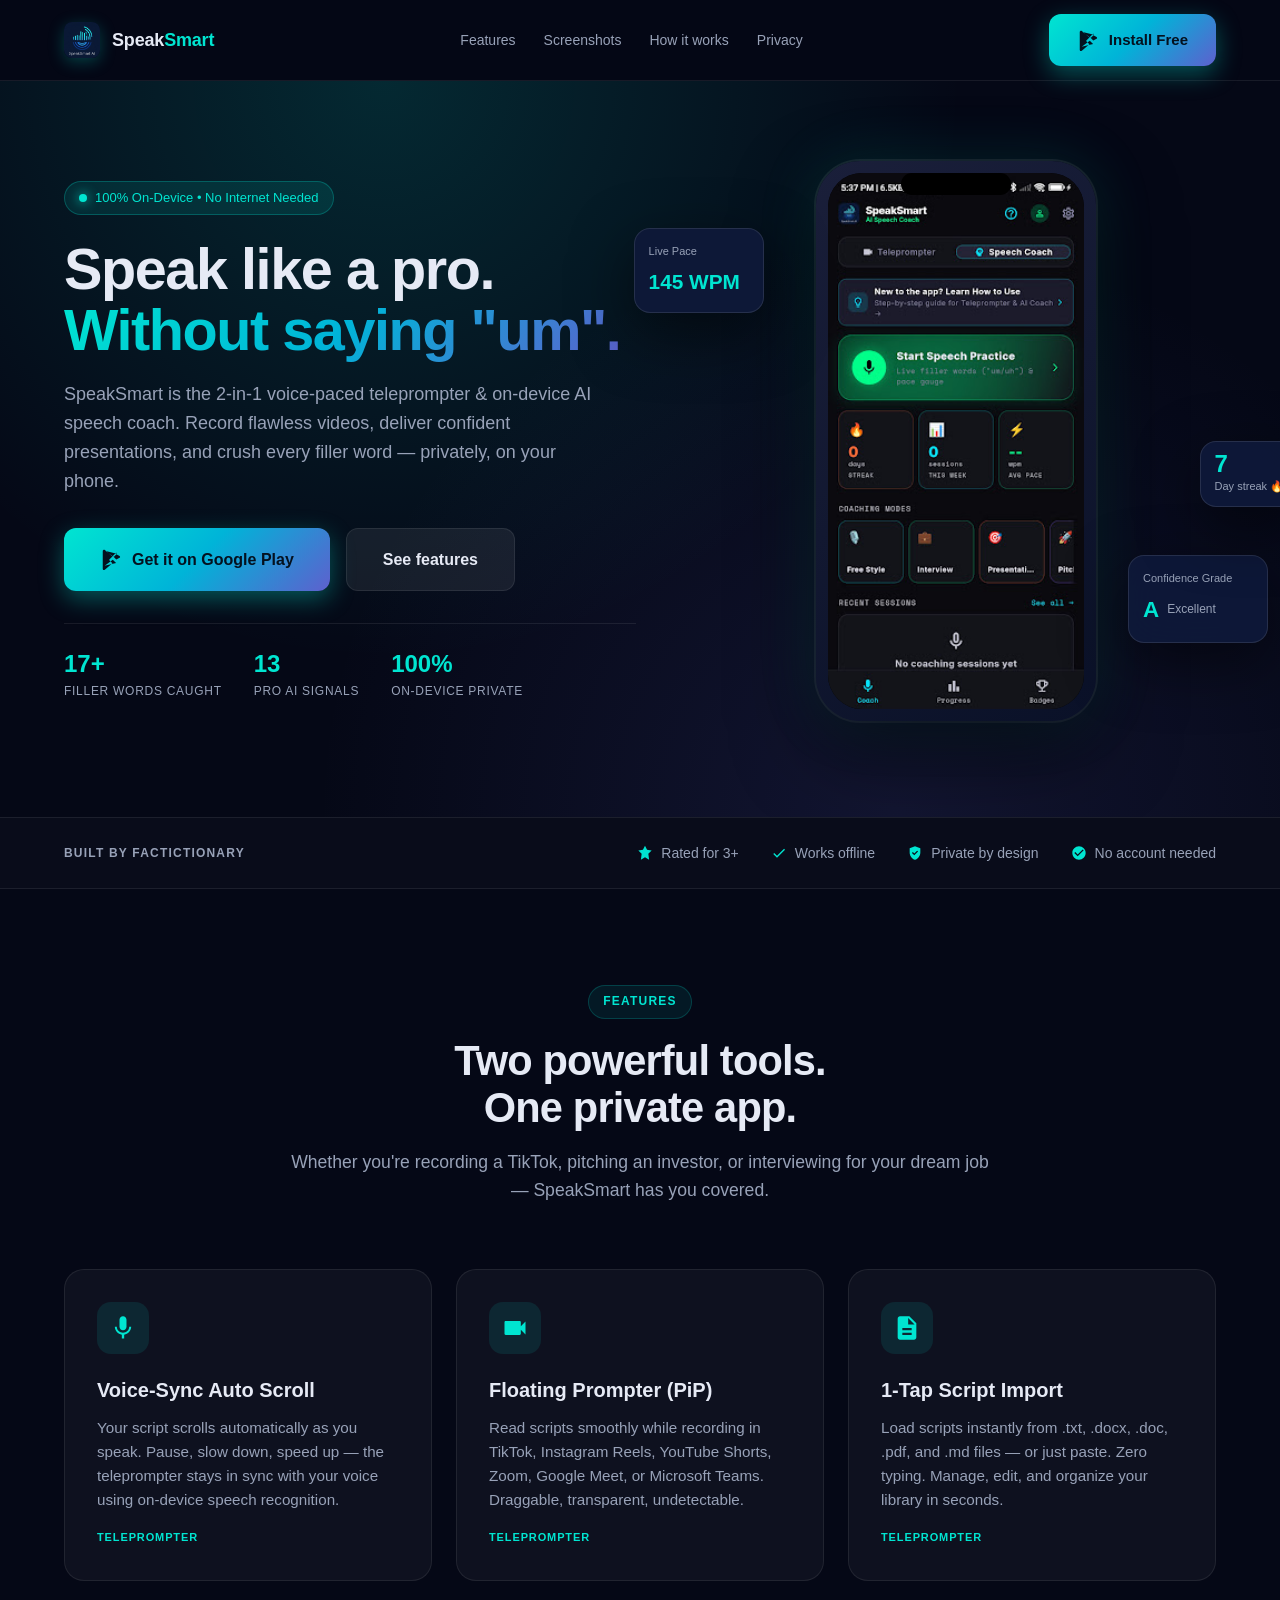
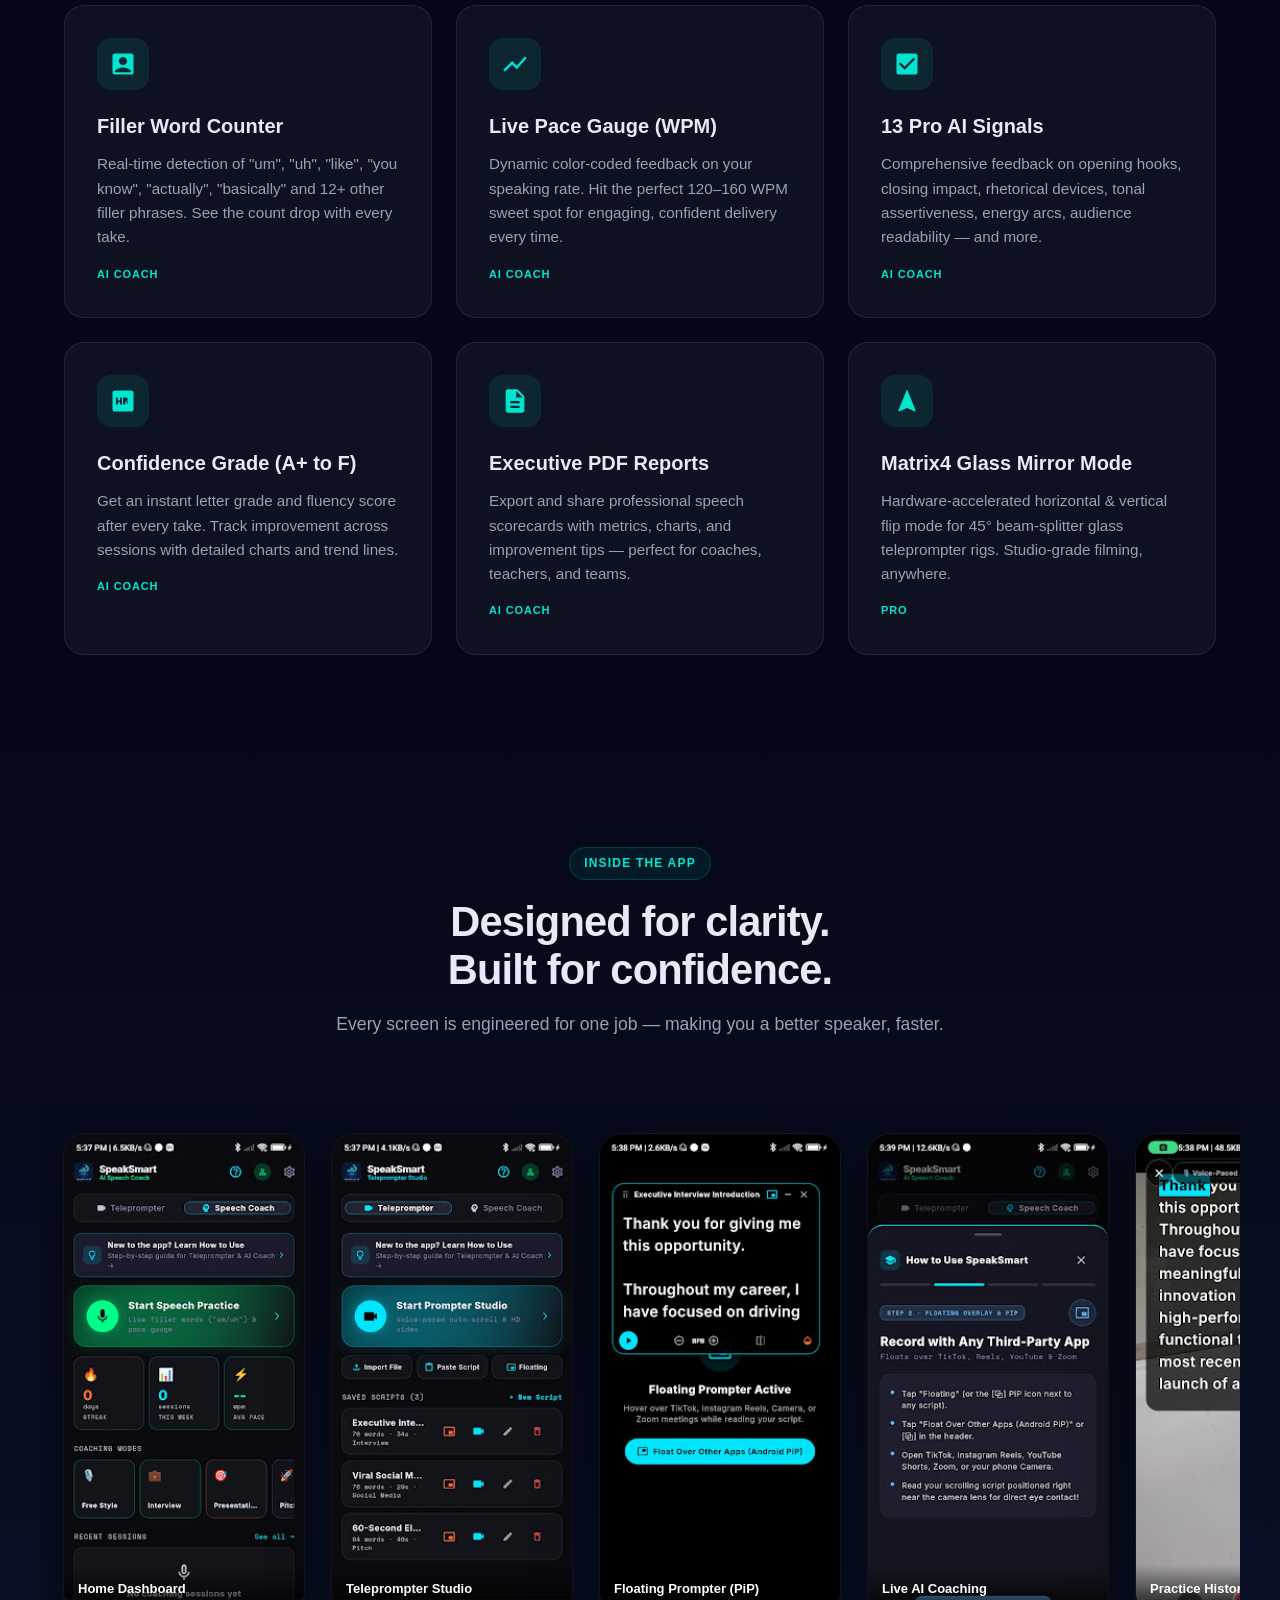
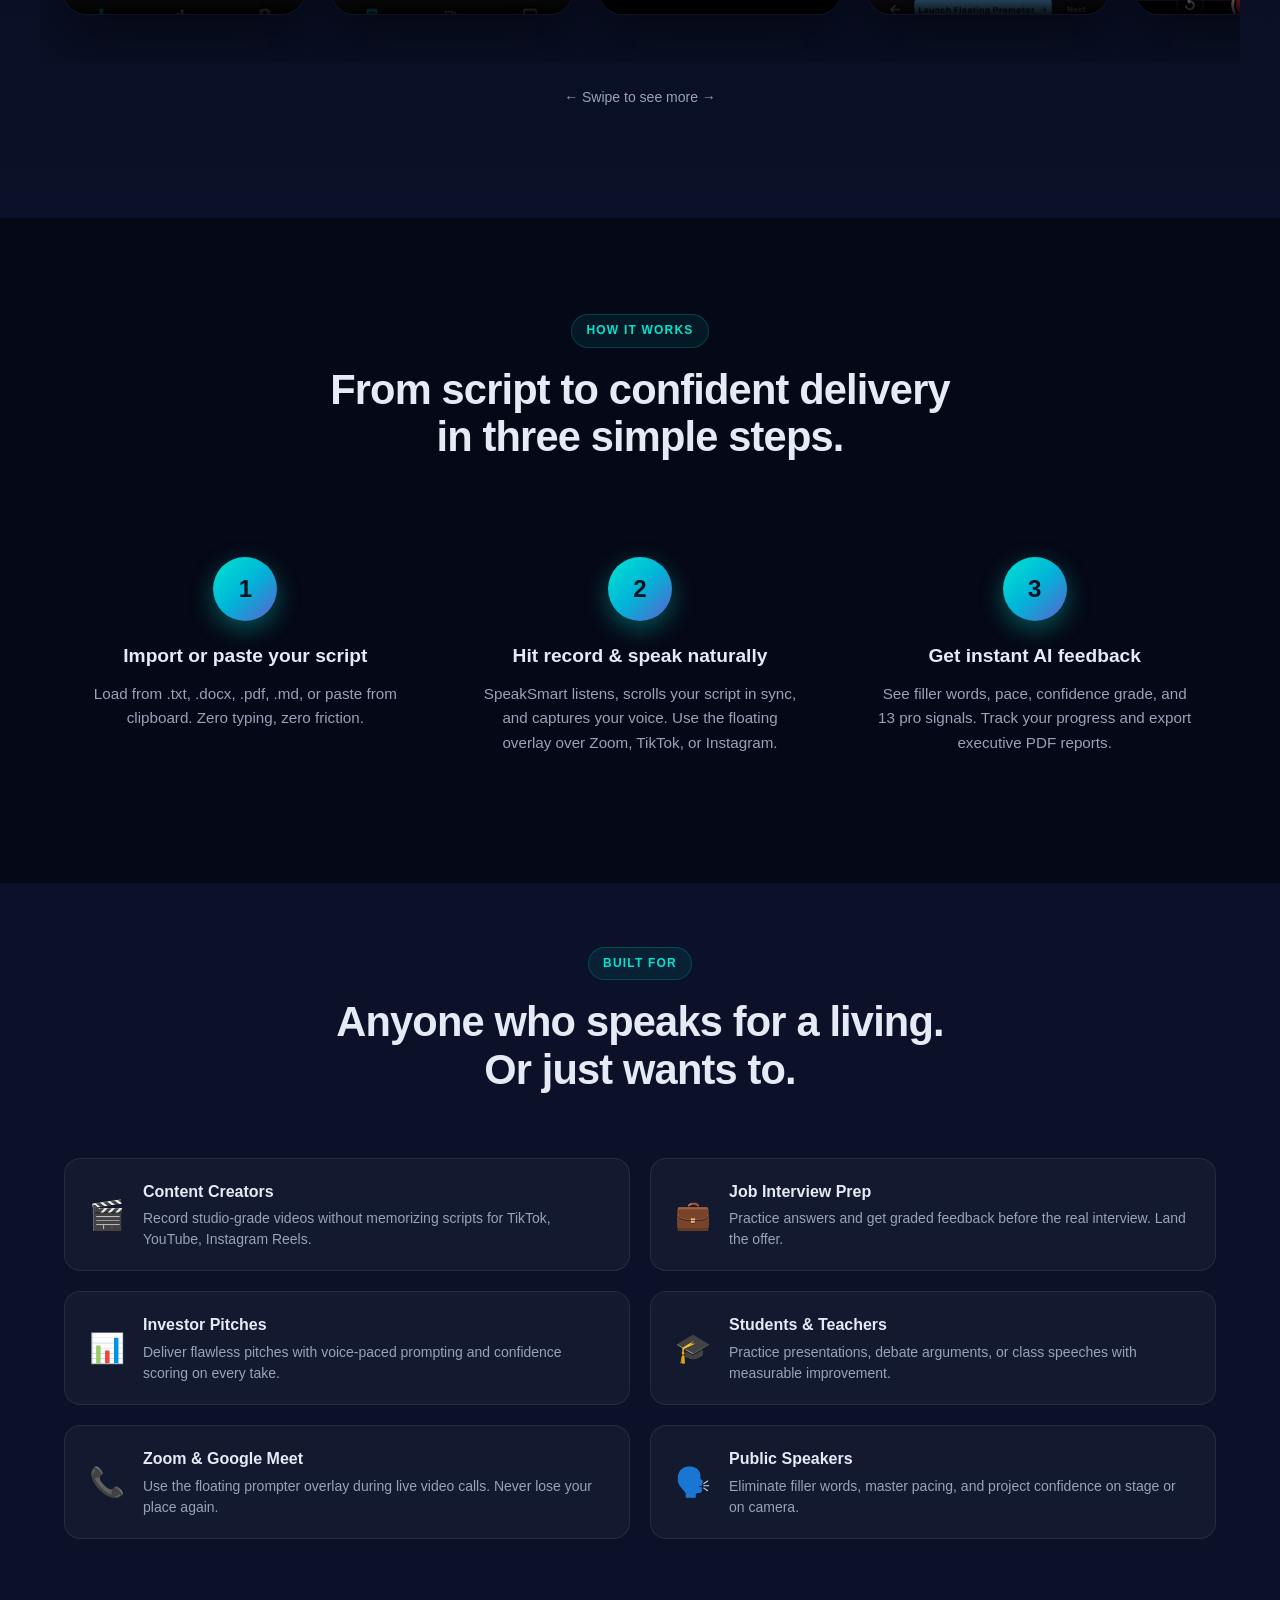
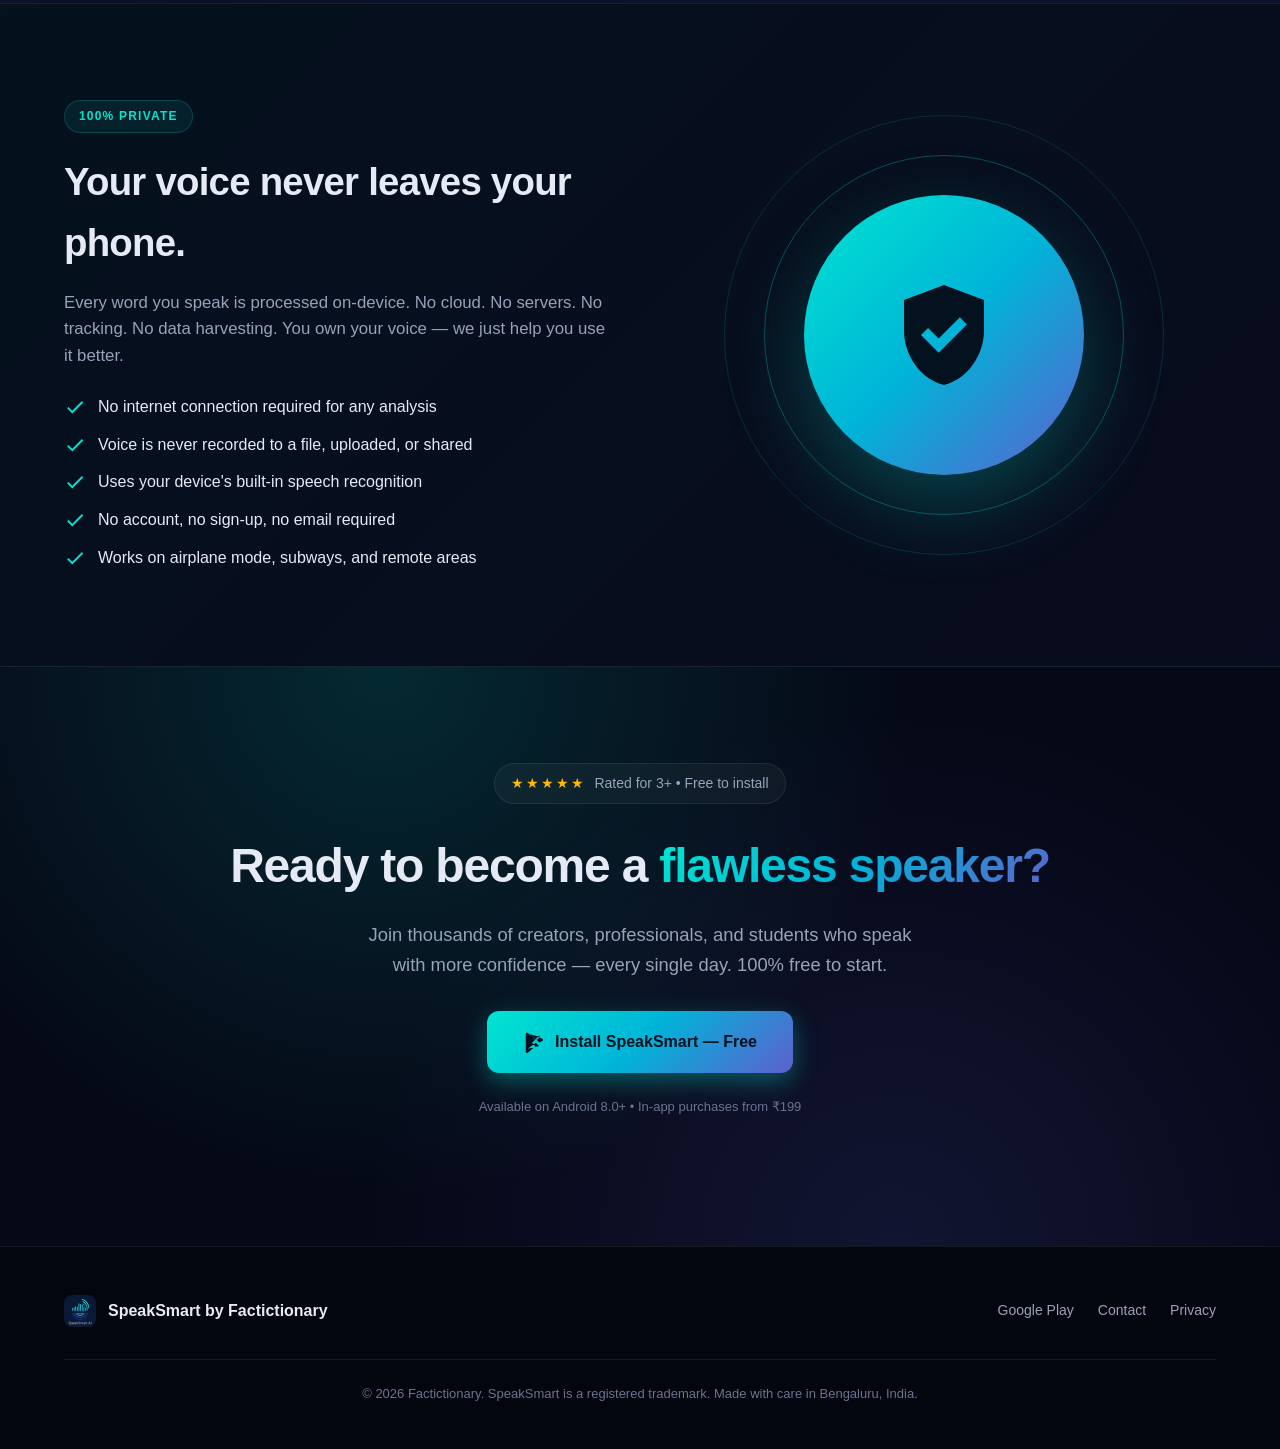
<file: index.html>
<!DOCTYPE html>
<html lang="en">
<head>
<meta charset="UTF-8">
<meta name="viewport" content="width=device-width, initial-scale=1.0, viewport-fit=cover">
<meta name="theme-color" content="#0A1128">
<meta name="description" content="SpeakSmart — Teleprompter Studio & On-Device AI Speech Coach. 100% private. Record flawless videos, deliver confident speeches, and crush filler words with AI-powered real-time feedback. No internet required.">
<meta name="keywords" content="teleprompter, AI speech coach, public speaking, video teleprompter, filler word counter, speak smart, voice paced prompter">
<meta property="og:title" content="SpeakSmart — Teleprompter Studio & AI Speech Coach">
<meta property="og:description" content="The 2-in-1 voice-paced teleprompter & on-device AI speech coach that makes you a flawless speaker. 100% private — nothing ever leaves your phone.">
<meta property="og:image" content="images/feature-graphic.png">
<meta property="og:type" content="website">
<meta property="og:url" content="https://play.google.com/store/apps/details?id=in.factictionary.speak_smart">
<meta name="twitter:card" content="summary_large_image">

<title>SpeakSmart — Teleprompter Studio & AI Speech Coach | Android App</title>

<link rel="icon" type="image/png" href="images/icon-512.png">
<link rel="apple-touch-icon" href="images/icon-512.png">

<style>
/* ============================================
   RESET & BASE
   ============================================ */
*, *::before, *::after { box-sizing: border-box; }
html { scroll-behavior: smooth; -webkit-text-size-adjust: 100%; }
body {
  margin: 0;
  font-family: 'Inter', -apple-system, BlinkMacSystemFont, "Segoe UI", Roboto, "Helvetica Neue", Arial, sans-serif;
  background: #050816;
  color: #E6EAF5;
  line-height: 1.6;
  -webkit-font-smoothing: antialiased;
  -moz-osx-font-smoothing: grayscale;
  overflow-x: hidden;
}
img { max-width: 100%; height: auto; display: block; }
a { color: inherit; text-decoration: none; }
button { font-family: inherit; cursor: pointer; border: none; }

:root {
  --bg-0: #050816;
  --bg-1: #0A1128;
  --bg-2: #0F1A3A;
  --surface: rgba(255, 255, 255, 0.04);
  --surface-2: rgba(255, 255, 255, 0.07);
  --border: rgba(255, 255, 255, 0.08);
  --text: #E6EAF5;
  --text-muted: #98A2B8;
  --text-dim: #6B7390;
  --accent: #00E5D1;
  --accent-2: #00B4D8;
  --accent-glow: rgba(0, 229, 209, 0.35);
  --grad-1: linear-gradient(135deg, #00E5D1 0%, #00B4D8 50%, #5E60CE 100%);
  --grad-2: linear-gradient(135deg, #00E5D1, #00B4D8);
  --grad-glow: radial-gradient(circle at 30% 0%, rgba(0, 229, 209, 0.15) 0%, transparent 50%),
               radial-gradient(circle at 70% 100%, rgba(94, 96, 206, 0.15) 0%, transparent 50%);
  --shadow-card: 0 8px 32px rgba(0, 0, 0, 0.4), 0 1px 0 rgba(255, 255, 255, 0.05) inset;
  --shadow-glow: 0 0 40px var(--accent-glow);
}

/* ============================================
   LAYOUT CONTAINERS
   ============================================ */
.container {
  width: 100%;
  max-width: 1200px;
  margin: 0 auto;
  padding: 0 24px;
}
.section { padding: 96px 0; position: relative; }
.section-sm { padding: 64px 0; }

/* ============================================
   HEADER
   ============================================ */
.site-header {
  position: sticky;
  top: 0;
  z-index: 100;
  background: rgba(5, 8, 22, 0.85);
  backdrop-filter: blur(20px);
  -webkit-backdrop-filter: blur(20px);
  border-bottom: 1px solid var(--border);
}
.site-header .container {
  display: flex;
  align-items: center;
  justify-content: space-between;
  padding-top: 14px;
  padding-bottom: 14px;
}
.brand {
  display: flex;
  align-items: center;
  gap: 12px;
  font-weight: 700;
  font-size: 18px;
  letter-spacing: -0.01em;
}
.brand img {
  width: 36px;
  height: 36px;
  border-radius: 8px;
  box-shadow: 0 4px 16px rgba(0, 229, 209, 0.25);
}
.brand .accent { color: var(--accent); }

.nav-links { display: flex; gap: 28px; align-items: center; }
.nav-links a {
  font-size: 14px;
  font-weight: 500;
  color: var(--text-muted);
  transition: color 0.2s;
}
.nav-links a:hover { color: var(--text); }

/* ============================================
   BUTTONS
   ============================================ */
.btn {
  display: inline-flex;
  align-items: center;
  justify-content: center;
  gap: 10px;
  padding: 14px 28px;
  font-weight: 600;
  font-size: 15px;
  border-radius: 12px;
  transition: all 0.25s cubic-bezier(0.4, 0, 0.2, 1);
  white-space: nowrap;
}
.btn-primary {
  background: var(--grad-1);
  color: #04111F;
  box-shadow: 0 8px 24px rgba(0, 229, 209, 0.35), 0 0 0 0 var(--accent-glow);
}
.btn-primary:hover {
  transform: translateY(-2px);
  box-shadow: 0 12px 32px rgba(0, 229, 209, 0.5), 0 0 0 6px rgba(0, 229, 209, 0.15);
}
.btn-primary:active { transform: translateY(0); }
.btn-ghost {
  background: var(--surface-2);
  color: var(--text);
  border: 1px solid var(--border);
}
.btn-ghost:hover { background: var(--surface); border-color: var(--accent); }
.btn-lg { padding: 18px 36px; font-size: 16px; }
.btn-icon {
  width: 22px;
  height: 22px;
  fill: currentColor;
}

/* ============================================
   HERO
   ============================================ */
.hero {
  position: relative;
  padding: 80px 0 96px;
  overflow: hidden;
}
.hero::before {
  content: '';
  position: absolute;
  inset: 0;
  background: var(--grad-glow);
  pointer-events: none;
  z-index: 0;
}
.hero .container {
  display: grid;
  grid-template-columns: 1.1fr 1fr;
  gap: 60px;
  align-items: center;
  position: relative;
  z-index: 1;
}
.hero-content { max-width: 580px; }

.hero-badge {
  display: inline-flex;
  align-items: center;
  gap: 8px;
  padding: 6px 14px;
  background: rgba(0, 229, 209, 0.1);
  border: 1px solid rgba(0, 229, 209, 0.25);
  border-radius: 100px;
  font-size: 13px;
  font-weight: 500;
  color: var(--accent);
  margin-bottom: 24px;
}
.hero-badge::before {
  content: '';
  width: 8px;
  height: 8px;
  border-radius: 50%;
  background: var(--accent);
  box-shadow: 0 0 12px var(--accent);
  animation: pulse 2s infinite;
}
@keyframes pulse {
  0%, 100% { opacity: 1; }
  50% { opacity: 0.4; }
}

.hero h1 {
  font-size: clamp(2.4rem, 5vw, 3.6rem);
  line-height: 1.05;
  letter-spacing: -0.025em;
  font-weight: 800;
  margin: 0 0 20px;
}
.hero h1 .gradient {
  background: var(--grad-1);
  -webkit-background-clip: text;
  background-clip: text;
  color: transparent;
}
.hero-subtitle {
  font-size: 1.125rem;
  color: var(--text-muted);
  margin: 0 0 32px;
  max-width: 540px;
}

.hero-cta {
  display: flex;
  gap: 16px;
  flex-wrap: wrap;
  margin-bottom: 32px;
}

.hero-stats {
  display: flex;
  gap: 32px;
  padding-top: 28px;
  border-top: 1px solid var(--border);
}
.stat-item {
  display: flex;
  flex-direction: column;
}
.stat-value {
  font-size: 1.5rem;
  font-weight: 700;
  color: var(--text);
  line-height: 1;
  margin-bottom: 6px;
}
.stat-value .accent { color: var(--accent); }
.stat-label {
  font-size: 12px;
  color: var(--text-muted);
  text-transform: uppercase;
  letter-spacing: 0.06em;
  font-weight: 500;
}

/* Hero visual: phone mockup */
.hero-visual {
  position: relative;
  display: flex;
  justify-content: center;
  align-items: center;
  min-height: 540px;
}
.phone-mockup {
  position: relative;
  width: 280px;
  height: 560px;
  background: linear-gradient(145deg, #1a1f3a, #0a1128);
  border-radius: 44px;
  padding: 12px;
  box-shadow:
    0 30px 80px rgba(0, 0, 0, 0.6),
    0 0 0 2px rgba(255, 255, 255, 0.08),
    0 0 60px rgba(0, 229, 209, 0.15);
}
.phone-screen {
  width: 100%;
  height: 100%;
  border-radius: 34px;
  background: #000;
  overflow: hidden;
  position: relative;
}
.phone-screen img {
  width: 100%;
  height: 100%;
  object-fit: cover;
  object-position: top;
}
.phone-notch {
  position: absolute;
  top: 12px;
  left: 50%;
  transform: translateX(-50%);
  width: 110px;
  height: 22px;
  background: #000;
  border-radius: 14px;
  z-index: 2;
}

/* Floating screenshot bubbles */
.float-card {
  position: absolute;
  background: rgba(15, 26, 58, 0.92);
  backdrop-filter: blur(20px);
  border: 1px solid rgba(255, 255, 255, 0.1);
  border-radius: 16px;
  padding: 14px;
  box-shadow: 0 20px 60px rgba(0, 0, 0, 0.5);
  z-index: 2;
}
.float-card-img {
  width: 100%;
  height: 100%;
  border-radius: 8px;
  object-fit: cover;
}
.float-card.fab-pace {
  top: 12%;
  left: -12%;
  width: 130px;
  animation: float 6s ease-in-out infinite;
}
.float-card.fab-score {
  bottom: 14%;
  right: -10%;
  width: 140px;
  animation: float 6s ease-in-out infinite 3s;
}
.float-card.fab-streak {
  top: 50%;
  right: -16%;
  padding: 10px 14px;
  animation: float 6s ease-in-out infinite 1.5s;
}
.float-card.fab-streak .streak-num {
  font-size: 1.5rem;
  font-weight: 800;
  color: var(--accent);
  line-height: 1;
}
.float-card.fab-streak .streak-label {
  font-size: 11px;
  color: var(--text-muted);
  margin-top: 2px;
}
@keyframes float {
  0%, 100% { transform: translateY(0); }
  50% { transform: translateY(-12px); }
}

/* ============================================
   TRUST BAR
   ============================================ */
.trust-bar {
  padding: 24px 0;
  border-top: 1px solid var(--border);
  border-bottom: 1px solid var(--border);
  background: rgba(255, 255, 255, 0.015);
}
.trust-bar .container {
  display: flex;
  align-items: center;
  justify-content: space-between;
  flex-wrap: wrap;
  gap: 24px;
}
.trust-label {
  font-size: 12px;
  color: var(--text-muted);
  text-transform: uppercase;
  letter-spacing: 0.1em;
  font-weight: 600;
}
.trust-items {
  display: flex;
  gap: 32px;
  flex-wrap: wrap;
  align-items: center;
}
.trust-item {
  display: flex;
  align-items: center;
  gap: 8px;
  font-size: 14px;
  color: var(--text-muted);
}
.trust-item svg { color: var(--accent); }

/* ============================================
   SECTION HEADINGS
   ============================================ */
.section-head {
  text-align: center;
  max-width: 720px;
  margin: 0 auto 64px;
}
.eyebrow {
  display: inline-block;
  padding: 6px 14px;
  background: rgba(0, 229, 209, 0.08);
  border: 1px solid rgba(0, 229, 209, 0.2);
  border-radius: 100px;
  font-size: 12px;
  font-weight: 600;
  color: var(--accent);
  text-transform: uppercase;
  letter-spacing: 0.1em;
  margin-bottom: 18px;
}
.section-head h2 {
  font-size: clamp(1.9rem, 3.5vw, 2.6rem);
  line-height: 1.15;
  letter-spacing: -0.02em;
  font-weight: 800;
  margin: 0 0 16px;
}
.section-head p {
  font-size: 1.1rem;
  color: var(--text-muted);
  margin: 0;
}

/* ============================================
   FEATURES GRID
   ============================================ */
.features-grid {
  display: grid;
  grid-template-columns: repeat(3, 1fr);
  gap: 24px;
}
.feature-card {
  position: relative;
  padding: 32px;
  background: var(--surface);
  border: 1px solid var(--border);
  border-radius: 20px;
  transition: all 0.3s cubic-bezier(0.4, 0, 0.2, 1);
  overflow: hidden;
}
.feature-card::before {
  content: '';
  position: absolute;
  inset: 0;
  background: radial-gradient(circle at 100% 0%, rgba(0, 229, 209, 0.08), transparent 50%);
  opacity: 0;
  transition: opacity 0.3s;
}
.feature-card:hover {
  transform: translateY(-4px);
  border-color: rgba(0, 229, 209, 0.3);
  box-shadow: 0 12px 40px rgba(0, 0, 0, 0.4);
}
.feature-card:hover::before { opacity: 1; }
.feature-icon {
  display: inline-flex;
  align-items: center;
  justify-content: center;
  width: 52px;
  height: 52px;
  border-radius: 14px;
  background: rgba(0, 229, 209, 0.1);
  color: var(--accent);
  margin-bottom: 20px;
  position: relative;
}
.feature-card h3 {
  font-size: 1.25rem;
  font-weight: 700;
  margin: 0 0 10px;
  color: var(--text);
}
.feature-card p {
  font-size: 0.95rem;
  color: var(--text-muted);
  margin: 0;
  line-height: 1.6;
}
.feature-card .feature-tag {
  display: inline-block;
  margin-top: 16px;
  font-size: 11px;
  font-weight: 600;
  text-transform: uppercase;
  letter-spacing: 0.08em;
  color: var(--accent);
}

/* ============================================
   SCREENSHOTS SECTION
   ============================================ */
.screenshots {
  background: linear-gradient(180deg, var(--bg-0) 0%, var(--bg-1) 100%);
}
.screenshot-track {
  display: flex;
  gap: 28px;
  overflow-x: auto;
  padding: 32px 24px 48px;
  margin: 0 -24px;
  scroll-snap-type: x mandatory;
  -webkit-overflow-scrolling: touch;
  scrollbar-width: thin;
  scrollbar-color: var(--accent) transparent;
}
.screenshot-track::-webkit-scrollbar { height: 8px; }
.screenshot-track::-webkit-scrollbar-track { background: rgba(255,255,255,0.04); border-radius: 4px; }
.screenshot-track::-webkit-scrollbar-thumb { background: var(--accent); border-radius: 4px; }

.screenshot-item {
  flex: 0 0 auto;
  width: 240px;
  scroll-snap-align: center;
  position: relative;
  border-radius: 22px;
  overflow: hidden;
  background: #000;
  box-shadow: 0 20px 60px rgba(0, 0, 0, 0.5), 0 0 0 1px rgba(255, 255, 255, 0.06);
  transition: transform 0.3s, box-shadow 0.3s;
}
.screenshot-item:hover {
  transform: translateY(-6px);
  box-shadow: 0 30px 80px rgba(0, 0, 0, 0.6), 0 0 0 1px rgba(0, 229, 209, 0.3);
}
.screenshot-item img {
  width: 100%;
  height: 480px;
  object-fit: cover;
  object-position: top;
  display: block;
}
.screenshot-label {
  position: absolute;
  bottom: 0;
  left: 0;
  right: 0;
  padding: 16px 14px;
  background: linear-gradient(180deg, transparent, rgba(0,0,0,0.9));
  color: #fff;
  font-size: 13px;
  font-weight: 600;
  line-height: 1.3;
}

.screenshot-cta {
  text-align: center;
  margin-top: 24px;
  color: var(--text-muted);
  font-size: 14px;
}

/* ============================================
   HOW IT WORKS
   ============================================ */
.steps-grid {
  display: grid;
  grid-template-columns: repeat(3, 1fr);
  gap: 32px;
  position: relative;
}
.step-card {
  text-align: center;
  padding: 32px 24px;
  position: relative;
}
.step-num {
  display: inline-flex;
  align-items: center;
  justify-content: center;
  width: 64px;
  height: 64px;
  margin: 0 auto 20px;
  border-radius: 50%;
  background: var(--grad-1);
  color: #04111F;
  font-size: 1.5rem;
  font-weight: 800;
  box-shadow: 0 8px 24px rgba(0, 229, 209, 0.35);
}
.step-card h3 {
  font-size: 1.2rem;
  font-weight: 700;
  margin: 0 0 10px;
}
.step-card p {
  font-size: 0.95rem;
  color: var(--text-muted);
  margin: 0;
}

/* ============================================
   PRIVACY SECTION
   ============================================ */
.privacy {
  background: linear-gradient(135deg, rgba(0, 229, 209, 0.04), rgba(94, 96, 206, 0.04));
  border-top: 1px solid var(--border);
  border-bottom: 1px solid var(--border);
}
.privacy-content {
  display: grid;
  grid-template-columns: 1fr 1fr;
  gap: 64px;
  align-items: center;
}
.privacy-text h2 {
  font-size: clamp(1.8rem, 3vw, 2.4rem);
  font-weight: 800;
  letter-spacing: -0.02em;
  margin: 0 0 16px;
}
.privacy-text p {
  color: var(--text-muted);
  font-size: 1.05rem;
  margin: 0 0 24px;
}
.privacy-list {
  list-style: none;
  padding: 0;
  margin: 0;
  display: grid;
  gap: 12px;
}
.privacy-list li {
  display: flex;
  gap: 12px;
  align-items: flex-start;
  font-size: 1rem;
  color: var(--text);
}
.privacy-list li svg {
  flex-shrink: 0;
  color: var(--accent);
  margin-top: 2px;
}

.privacy-visual {
  position: relative;
  display: flex;
  justify-content: center;
  align-items: center;
  min-height: 360px;
}
.privacy-shield {
  width: 280px;
  height: 280px;
  border-radius: 50%;
  background: var(--grad-1);
  display: flex;
  align-items: center;
  justify-content: center;
  box-shadow: 0 30px 80px rgba(0, 229, 209, 0.25);
  position: relative;
}
.privacy-shield::before {
  content: '';
  position: absolute;
  inset: -40px;
  border-radius: 50%;
  border: 1px solid rgba(0, 229, 209, 0.3);
  animation: rotate 20s linear infinite;
}
.privacy-shield::after {
  content: '';
  position: absolute;
  inset: -80px;
  border-radius: 50%;
  border: 1px solid rgba(0, 229, 209, 0.15);
  animation: rotate 30s linear infinite reverse;
}
@keyframes rotate {
  from { transform: rotate(0); }
  to { transform: rotate(360deg); }
}
.privacy-shield svg {
  width: 120px;
  height: 120px;
  color: #04111F;
  z-index: 1;
}

/* ============================================
   COACHING MODES / USE CASES
   ============================================ */
.usecases-grid {
  display: grid;
  grid-template-columns: repeat(2, 1fr);
  gap: 20px;
}
.usecase-card {
  display: flex;
  align-items: center;
  gap: 18px;
  padding: 20px 24px;
  background: var(--surface);
  border: 1px solid var(--border);
  border-radius: 16px;
  transition: all 0.25s;
}
.usecase-card:hover {
  border-color: rgba(0, 229, 209, 0.3);
  background: var(--surface-2);
  transform: translateX(4px);
}
.usecase-emoji {
  font-size: 1.8rem;
  flex-shrink: 0;
}
.usecase-text h4 {
  font-size: 1rem;
  font-weight: 700;
  margin: 0 0 4px;
  color: var(--text);
}
.usecase-text p {
  font-size: 0.875rem;
  color: var(--text-muted);
  margin: 0;
  line-height: 1.5;
}

/* ============================================
   FINAL CTA
   ============================================ */
.final-cta {
  text-align: center;
  padding: 96px 0;
  position: relative;
  overflow: hidden;
}
.final-cta::before {
  content: '';
  position: absolute;
  inset: 0;
  background: var(--grad-glow);
  pointer-events: none;
}
.final-cta .container { position: relative; z-index: 1; }
.final-cta h2 {
  font-size: clamp(2rem, 4vw, 3rem);
  font-weight: 800;
  letter-spacing: -0.025em;
  margin: 0 0 16px;
}
.final-cta .gradient-text {
  background: var(--grad-1);
  -webkit-background-clip: text;
  background-clip: text;
  color: transparent;
}
.final-cta p {
  font-size: 1.15rem;
  color: var(--text-muted);
  max-width: 580px;
  margin: 0 auto 32px;
}
.rating-pill {
  display: inline-flex;
  align-items: center;
  gap: 8px;
  padding: 8px 16px;
  background: rgba(255, 255, 255, 0.04);
  border: 1px solid var(--border);
  border-radius: 100px;
  font-size: 14px;
  color: var(--text-muted);
  margin-bottom: 24px;
}
.rating-stars { color: #FFB800; letter-spacing: 2px; }

/* ============================================
   FOOTER
   ============================================ */
.site-footer {
  padding: 48px 0 32px;
  border-top: 1px solid var(--border);
  background: rgba(0, 0, 0, 0.3);
}
.footer-content {
  display: flex;
  flex-wrap: wrap;
  gap: 32px;
  justify-content: space-between;
  align-items: center;
  margin-bottom: 32px;
}
.footer-brand {
  display: flex;
  align-items: center;
  gap: 12px;
  font-weight: 600;
}
.footer-brand img { width: 32px; height: 32px; border-radius: 8px; }
.footer-links {
  display: flex;
  gap: 24px;
  font-size: 14px;
  color: var(--text-muted);
}
.footer-links a:hover { color: var(--text); }
.footer-meta {
  text-align: center;
  font-size: 13px;
  color: var(--text-dim);
  padding-top: 24px;
  border-top: 1px solid var(--border);
}

/* ============================================
   RESPONSIVE
   ============================================ */
@media (max-width: 960px) {
  .hero .container { grid-template-columns: 1fr; text-align: center; }
  .hero-content { max-width: 100%; }
  .hero-cta { justify-content: center; }
  .hero-subtitle { margin-left: auto; margin-right: auto; }
  .hero-stats { justify-content: center; }
  .hero-visual { min-height: 480px; margin-top: 40px; }
  .features-grid { grid-template-columns: 1fr; }
  .steps-grid { grid-template-columns: 1fr; gap: 8px; }
  .privacy-content { grid-template-columns: 1fr; gap: 40px; text-align: center; }
  .privacy-list { text-align: left; max-width: 480px; margin: 0 auto; }
  .usecases-grid { grid-template-columns: 1fr; }
  .nav-links { display: none; }
  .float-card.fab-pace { left: -2%; }
  .float-card.fab-score { right: -2%; }
  .float-card.fab-streak { display: none; }
}

@media (max-width: 560px) {
  .section { padding: 64px 0; }
  .hero { padding: 48px 0 64px; }
  .hero-stats { gap: 20px; }
  .trust-bar .container { flex-direction: column; gap: 16px; }
  .footer-content { flex-direction: column; align-items: flex-start; }
}
</style>
</head>
<body>

<!-- ============ HEADER ============ -->
<header class="site-header">
  <div class="container">
    <a href="#" class="brand">
      <img src="images/icon-512.png" alt="SpeakSmart Icon">
      <span>Speak<span class="accent">Smart</span></span>
    </a>
    <nav class="nav-links">
      <a href="#features">Features</a>
      <a href="#screenshots">Screenshots</a>
      <a href="#how">How it works</a>
      <a href="#privacy">Privacy</a>
    </nav>
    <a href="https://play.google.com/store/apps/details?id=in.factictionary.speak_smart" class="btn btn-primary" target="_blank" rel="noopener">
      <svg class="btn-icon" viewBox="0 0 24 24"><path d="M3 20.5V3.5c0-.85.65-1.5 1.5-1.5 .27 0 .53.07.76.19L13.55 9.3l-3.36 3.36c-.2.2-.2.51 0 .71l3.36 3.36-8.29 7.11c-.23.12-.49.19-.76.19-.85 0-1.5-.65-1.5-1.5zM14.97 9.74l3.55-3.55-12.4-3.04 8.85 6.59zm2.83-2.83L21.34 8.7c.78.42.78 1.58 0 2L17.8 12.49l-3.83-3.79 3.83-3.79zM5.12 19.45l12.4-3.04-3.55-3.55-8.85 6.59z"/></svg>
      Install Free
    </a>
  </div>
</header>

<!-- ============ HERO ============ -->
<section class="hero">
  <div class="container">
    <div class="hero-content">
      <span class="hero-badge">100% On-Device • No Internet Needed</span>
      <h1>Speak like a pro.<br><span class="gradient">Without saying "um".</span></h1>
      <p class="hero-subtitle">SpeakSmart is the 2-in-1 voice-paced teleprompter &amp; on-device AI speech coach. Record flawless videos, deliver confident presentations, and crush every filler word — privately, on your phone.</p>
      <div class="hero-cta">
        <a href="https://play.google.com/store/apps/details?id=in.factictionary.speak_smart" class="btn btn-primary btn-lg" target="_blank" rel="noopener">
          <svg class="btn-icon" viewBox="0 0 24 24"><path d="M3 20.5V3.5c0-.85.65-1.5 1.5-1.5 .27 0 .53.07.76.19L13.55 9.3l-3.36 3.36c-.2.2-.2.51 0 .71l3.36 3.36-8.29 7.11c-.23.12-.49.19-.76.19-.85 0-1.5-.65-1.5-1.5zM14.97 9.74l3.55-3.55-12.4-3.04 8.85 6.59zm2.83-2.83L21.34 8.7c.78.42.78 1.58 0 2L17.8 12.49l-3.83-3.79 3.83-3.79zM5.12 19.45l12.4-3.04-3.55-3.55-8.85 6.59z"/></svg>
          Get it on Google Play
        </a>
        <a href="#features" class="btn btn-ghost btn-lg">See features</a>
      </div>
      <div class="hero-stats">
        <div class="stat-item">
          <span class="stat-value"><span class="accent">17+</span></span>
          <span class="stat-label">Filler words caught</span>
        </div>
        <div class="stat-item">
          <span class="stat-value"><span class="accent">13</span></span>
          <span class="stat-label">Pro AI signals</span>
        </div>
        <div class="stat-item">
          <span class="stat-value"><span class="accent">100%</span></span>
          <span class="stat-label">On-device private</span>
        </div>
      </div>
    </div>

    <div class="hero-visual">
      <div class="phone-mockup">
        <div class="phone-notch"></div>
        <div class="phone-screen">
          <img src="images/screenshot-1.png" alt="SpeakSmart app screen">
        </div>
      </div>

      <div class="float-card fab-pace">
        <div style="font-size: 11px; color: var(--text-muted); margin-bottom: 4px;">Live Pace</div>
        <div style="font-size: 1.3rem; font-weight: 700; color: var(--accent);">145 WPM</div>
      </div>

      <div class="float-card fab-score">
        <div style="font-size: 11px; color: var(--text-muted); margin-bottom: 4px;">Confidence Grade</div>
        <div style="display: flex; align-items: center; gap: 8px;">
          <span style="font-size: 1.4rem; font-weight: 800; color: var(--accent);">A</span>
          <span style="font-size: 12px; color: var(--text-muted);">Excellent</span>
        </div>
      </div>

      <div class="float-card fab-streak">
        <div class="streak-num">7</div>
        <div class="streak-label">Day streak 🔥</div>
      </div>
    </div>
  </div>
</section>

<!-- ============ TRUST BAR ============ -->
<section class="trust-bar">
  <div class="container">
    <span class="trust-label">Built by Factictionary</span>
    <div class="trust-items">
      <span class="trust-item">
        <svg width="16" height="16" viewBox="0 0 24 24" fill="currentColor"><path d="M12 1l3.09 6.26L22 8.27l-5 4.87L18.18 22 12 18.56 5.82 22 7 13.14l-5-4.87 6.91-1.01L12 1z"/></svg>
        Rated for 3+
      </span>
      <span class="trust-item">
        <svg width="16" height="16" viewBox="0 0 24 24" fill="currentColor"><path d="M9 16.17L4.83 12l-1.42 1.41L9 19 21 7l-1.41-1.41L9 16.17z"/></svg>
        Works offline
      </span>
      <span class="trust-item">
        <svg width="16" height="16" viewBox="0 0 24 24" fill="currentColor"><path d="M12 2L4 5v6.09c0 5.05 3.41 9.76 8 10.91 4.59-1.15 8-5.86 8-10.91V5l-8-3zm-1.06 13.54L7.4 12l1.41-1.41 2.12 2.12 4.24-4.24 1.41 1.41-5.64 5.66z"/></svg>
        Private by design
      </span>
      <span class="trust-item">
        <svg width="16" height="16" viewBox="0 0 24 24" fill="currentColor"><path d="M12 2C6.48 2 2 6.48 2 12s4.48 10 10 10 10-4.48 10-10S17.52 2 12 2zm-2 15l-5-5 1.41-1.41L10 14.17l7.59-7.59L19 8l-9 9z"/></svg>
        No account needed
      </span>
    </div>
  </div>
</section>

<!-- ============ FEATURES ============ -->
<section class="section" id="features">
  <div class="container">
    <div class="section-head">
      <span class="eyebrow">Features</span>
      <h2>Two powerful tools.<br>One private app.</h2>
      <p>Whether you're recording a TikTok, pitching an investor, or interviewing for your dream job — SpeakSmart has you covered.</p>
    </div>

    <div class="features-grid">

      <div class="feature-card">
        <div class="feature-icon">
          <svg width="28" height="28" viewBox="0 0 24 24" fill="currentColor"><path d="M12 14c1.66 0 2.99-1.34 2.99-3L15 5c0-1.66-1.34-3-3-3S9 3.34 9 5v6c0 1.66 1.34 3 3 3zm5.3-3c0 3-2.54 5.1-5.3 5.1S6.7 14 6.7 11H5c0 3.41 2.72 6.23 6 6.72V21h2v-3.28c3.28-.48 6-3.3 6-6.72h-1.7z"/></svg>
        </div>
        <h3>Voice-Sync Auto Scroll</h3>
        <p>Your script scrolls automatically as you speak. Pause, slow down, speed up — the teleprompter stays in sync with your voice using on-device speech recognition.</p>
        <span class="feature-tag">Teleprompter</span>
      </div>

      <div class="feature-card">
        <div class="feature-icon">
          <svg width="28" height="28" viewBox="0 0 24 24" fill="currentColor"><path d="M17 10.5V7c0-.55-.45-1-1-1H4c-.55 0-1 .45-1 1v10c0 .55.45 1 1 1h12c.55 0 1-.45 1-1v-3.5l4 4v-11l-4 4z"/></svg>
        </div>
        <h3>Floating Prompter (PiP)</h3>
        <p>Read scripts smoothly while recording in TikTok, Instagram Reels, YouTube Shorts, Zoom, Google Meet, or Microsoft Teams. Draggable, transparent, undetectable.</p>
        <span class="feature-tag">Teleprompter</span>
      </div>

      <div class="feature-card">
        <div class="feature-icon">
          <svg width="28" height="28" viewBox="0 0 24 24" fill="currentColor"><path d="M14 2H6c-1.1 0-1.99.9-1.99 2L4 20c0 1.1.89 2 1.99 2H18c1.1 0 2-.9 2-2V8l-6-6zm2 16H8v-2h8v2zm0-4H8v-2h8v2zm-3-5V3.5L18.5 9H13z"/></svg>
        </div>
        <h3>1-Tap Script Import</h3>
        <p>Load scripts instantly from .txt, .docx, .doc, .pdf, and .md files — or just paste. Zero typing. Manage, edit, and organize your library in seconds.</p>
        <span class="feature-tag">Teleprompter</span>
      </div>

      <div class="feature-card">
        <div class="feature-icon">
          <svg width="28" height="28" viewBox="0 0 24 24" fill="currentColor"><path d="M19 3H5c-1.1 0-2 .9-2 2v14c0 1.1.9 2 2 2h14c1.1 0 2-.9 2-2V5c0-1.1-.9-2-2-2zm-7 3c1.93 0 3.5 1.57 3.5 3.5S13.93 13 12 13s-3.5-1.57-3.5-3.5S10.07 6 12 6zm7 13H5v-.23c0-.62.28-1.2.76-1.58C7.47 15.82 9.64 15 12 15s4.53.82 6.24 2.19c.48.38.76.97.76 1.58V19z"/></svg>
        </div>
        <h3>Filler Word Counter</h3>
        <p>Real-time detection of "um", "uh", "like", "you know", "actually", "basically" and 12+ other filler phrases. See the count drop with every take.</p>
        <span class="feature-tag">AI Coach</span>
      </div>

      <div class="feature-card">
        <div class="feature-icon">
          <svg width="28" height="28" viewBox="0 0 24 24" fill="currentColor"><path d="M3.5 18.49l6-6.01 4 4L22 6.92l-1.41-1.41-7.09 7.97-4-4L2 16.99z"/></svg>
        </div>
        <h3>Live Pace Gauge (WPM)</h3>
        <p>Dynamic color-coded feedback on your speaking rate. Hit the perfect 120–160 WPM sweet spot for engaging, confident delivery every time.</p>
        <span class="feature-tag">AI Coach</span>
      </div>

      <div class="feature-card">
        <div class="feature-icon">
          <svg width="28" height="28" viewBox="0 0 24 24" fill="currentColor"><path d="M19 3H5c-1.11 0-2 .9-2 2v14c0 1.1.89 2 2 2h14c1.11 0 2-.9 2-2V5c0-1.1-.89-2-2-2zm-9 14l-5-5 1.41-1.41L10 14.17l7.59-7.59L19 8l-9 9z"/></svg>
        </div>
        <h3>13 Pro AI Signals</h3>
        <p>Comprehensive feedback on opening hooks, closing impact, rhetorical devices, tonal assertiveness, energy arcs, audience readability — and more.</p>
        <span class="feature-tag">AI Coach</span>
      </div>

      <div class="feature-card">
        <div class="feature-icon">
          <svg width="28" height="28" viewBox="0 0 24 24" fill="currentColor"><path d="M19 3H5c-1.1 0-2 .9-2 2v14c0 1.1.9 2 2 2h14c1.1 0 2-.9 2-2V5c0-1.1-.9-2-2-2zm-8 12H9.5v-2h-2v2H6V9h1.5v2.5h2V9H11v6zm5-1.5c0 1.1-.9 1.5-2.25 1.5H12V9h1.75c1.35 0 2.25.4 2.25 1.5 0 .75-.45 1.15-.9 1.3.6.2 1.4.6 1.4 1.7zM14.5 12.5h-.75V14h.75c.55 0 .85-.25.85-.75s-.3-.75-.85-.75zm.25 1.5h-.65v1.5h.65c.5 0 .95-.25.95-.75s-.45-.75-.95-.75z"/></svg>
        </div>
        <h3>Confidence Grade (A+ to F)</h3>
        <p>Get an instant letter grade and fluency score after every take. Track improvement across sessions with detailed charts and trend lines.</p>
        <span class="feature-tag">AI Coach</span>
      </div>

      <div class="feature-card">
        <div class="feature-icon">
          <svg width="28" height="28" viewBox="0 0 24 24" fill="currentColor"><path d="M14 2H6c-1.1 0-1.99.9-1.99 2L4 20c0 1.1.89 2 1.99 2H18c1.1 0 2-.9 2-2V8l-6-6zm2 16H8v-2h8v2zm0-4H8v-2h8v2zm-3-5V3.5L18.5 9H13z"/></svg>
        </div>
        <h3>Executive PDF Reports</h3>
        <p>Export and share professional speech scorecards with metrics, charts, and improvement tips — perfect for coaches, teachers, and teams.</p>
        <span class="feature-tag">AI Coach</span>
      </div>

      <div class="feature-card">
        <div class="feature-icon">
          <svg width="28" height="28" viewBox="0 0 24 24" fill="currentColor"><path d="M12 2L4.5 20.29l.71.71L12 18l6.79 3 .71-.71z"/></svg>
        </div>
        <h3>Matrix4 Glass Mirror Mode</h3>
        <p>Hardware-accelerated horizontal &amp; vertical flip mode for 45° beam-splitter glass teleprompter rigs. Studio-grade filming, anywhere.</p>
        <span class="feature-tag">Pro</span>
      </div>

    </div>
  </div>
</section>

<!-- ============ SCREENSHOTS ============ -->
<section class="section screenshots" id="screenshots">
  <div class="container">
    <div class="section-head">
      <span class="eyebrow">Inside the app</span>
      <h2>Designed for clarity.<br>Built for confidence.</h2>
      <p>Every screen is engineered for one job — making you a better speaker, faster.</p>
    </div>

    <div class="screenshot-track">
      <div class="screenshot-item">
        <img src="images/screenshot-1.png" alt="SpeakSmart home dashboard">
        <div class="screenshot-label">Home Dashboard</div>
      </div>
      <div class="screenshot-item">
        <img src="images/screenshot-2.png" alt="Teleprompter Studio">
        <div class="screenshot-label">Teleprompter Studio</div>
      </div>
      <div class="screenshot-item">
        <img src="images/screenshot-4.png" alt="Floating Prompter overlay">
        <div class="screenshot-label">Floating Prompter (PiP)</div>
      </div>
      <div class="screenshot-item">
        <img src="images/screenshot-5.png" alt="Live AI speech coaching">
        <div class="screenshot-label">Live AI Coaching</div>
      </div>
      <div class="screenshot-item">
        <img src="images/screenshot-6.png" alt="Practice sessions list">
        <div class="screenshot-label">Practice History</div>
      </div>
      <div class="screenshot-item">
        <img src="images/screenshot-7.png" alt="Performance analytics">
        <div class="screenshot-label">Performance Analytics</div>
      </div>
      <div class="screenshot-item">
        <img src="images/screenshot-8.png" alt="Detailed session results">
        <div class="screenshot-label">Session Results</div>
      </div>
    </div>
    <p class="screenshot-cta">← Swipe to see more →</p>
  </div>
</section>

<!-- ============ HOW IT WORKS ============ -->
<section class="section" id="how">
  <div class="container">
    <div class="section-head">
      <span class="eyebrow">How it works</span>
      <h2>From script to confident delivery<br>in three simple steps.</h2>
    </div>

    <div class="steps-grid">
      <div class="step-card">
        <div class="step-num">1</div>
        <h3>Import or paste your script</h3>
        <p>Load from .txt, .docx, .pdf, .md, or paste from clipboard. Zero typing, zero friction.</p>
      </div>
      <div class="step-card">
        <div class="step-num">2</div>
        <h3>Hit record &amp; speak naturally</h3>
        <p>SpeakSmart listens, scrolls your script in sync, and captures your voice. Use the floating overlay over Zoom, TikTok, or Instagram.</p>
      </div>
      <div class="step-card">
        <div class="step-num">3</div>
        <h3>Get instant AI feedback</h3>
        <p>See filler words, pace, confidence grade, and 13 pro signals. Track your progress and export executive PDF reports.</p>
      </div>
    </div>
  </div>
</section>

<!-- ============ USE CASES ============ -->
<section class="section section-sm" style="background: var(--bg-1);">
  <div class="container">
    <div class="section-head">
      <span class="eyebrow">Built for</span>
      <h2>Anyone who speaks for a living.<br>Or just wants to.</h2>
    </div>

    <div class="usecases-grid">
      <div class="usecase-card">
        <span class="usecase-emoji">🎬</span>
        <div class="usecase-text">
          <h4>Content Creators</h4>
          <p>Record studio-grade videos without memorizing scripts for TikTok, YouTube, Instagram Reels.</p>
        </div>
      </div>
      <div class="usecase-card">
        <span class="usecase-emoji">💼</span>
        <div class="usecase-text">
          <h4>Job Interview Prep</h4>
          <p>Practice answers and get graded feedback before the real interview. Land the offer.</p>
        </div>
      </div>
      <div class="usecase-card">
        <span class="usecase-emoji">📊</span>
        <div class="usecase-text">
          <h4>Investor Pitches</h4>
          <p>Deliver flawless pitches with voice-paced prompting and confidence scoring on every take.</p>
        </div>
      </div>
      <div class="usecase-card">
        <span class="usecase-emoji">🎓</span>
        <div class="usecase-text">
          <h4>Students &amp; Teachers</h4>
          <p>Practice presentations, debate arguments, or class speeches with measurable improvement.</p>
        </div>
      </div>
      <div class="usecase-card">
        <span class="usecase-emoji">📞</span>
        <div class="usecase-text">
          <h4>Zoom &amp; Google Meet</h4>
          <p>Use the floating prompter overlay during live video calls. Never lose your place again.</p>
        </div>
      </div>
      <div class="usecase-card">
        <span class="usecase-emoji">🗣️</span>
        <div class="usecase-text">
          <h4>Public Speakers</h4>
          <p>Eliminate filler words, master pacing, and project confidence on stage or on camera.</p>
        </div>
      </div>
    </div>
  </div>
</section>

<!-- ============ PRIVACY ============ -->
<section class="section privacy" id="privacy">
  <div class="container">
    <div class="privacy-content">
      <div class="privacy-text">
        <span class="eyebrow">100% Private</span>
        <h2>Your voice never leaves your phone.</h2>
        <p>Every word you speak is processed on-device. No cloud. No servers. No tracking. No data harvesting. You own your voice — we just help you use it better.</p>
        <ul class="privacy-list">
          <li>
            <svg width="22" height="22" viewBox="0 0 24 24" fill="currentColor"><path d="M9 16.17L4.83 12l-1.42 1.41L9 19 21 7l-1.41-1.41L9 16.17z"/></svg>
            <span>No internet connection required for any analysis</span>
          </li>
          <li>
            <svg width="22" height="22" viewBox="0 0 24 24" fill="currentColor"><path d="M9 16.17L4.83 12l-1.42 1.41L9 19 21 7l-1.41-1.41L9 16.17z"/></svg>
            <span>Voice is never recorded to a file, uploaded, or shared</span>
          </li>
          <li>
            <svg width="22" height="22" viewBox="0 0 24 24" fill="currentColor"><path d="M9 16.17L4.83 12l-1.42 1.41L9 19 21 7l-1.41-1.41L9 16.17z"/></svg>
            <span>Uses your device's built-in speech recognition</span>
          </li>
          <li>
            <svg width="22" height="22" viewBox="0 0 24 24" fill="currentColor"><path d="M9 16.17L4.83 12l-1.42 1.41L9 19 21 7l-1.41-1.41L9 16.17z"/></svg>
            <span>No account, no sign-up, no email required</span>
          </li>
          <li>
            <svg width="22" height="22" viewBox="0 0 24 24" fill="currentColor"><path d="M9 16.17L4.83 12l-1.42 1.41L9 19 21 7l-1.41-1.41L9 16.17z"/></svg>
            <span>Works on airplane mode, subways, and remote areas</span>
          </li>
        </ul>
      </div>
      <div class="privacy-visual">
        <div class="privacy-shield">
          <svg viewBox="0 0 24 24" fill="currentColor"><path d="M12 2L4 5v6.09c0 5.05 3.41 9.76 8 10.91 4.59-1.15 8-5.86 8-10.91V5l-8-3zm-1.06 13.54L7.4 12l1.41-1.41 2.12 2.12 4.24-4.24 1.41 1.41-5.64 5.66z"/></svg>
        </div>
      </div>
    </div>
  </div>
</section>

<!-- ============ FINAL CTA ============ -->
<section class="final-cta">
  <div class="container">
    <div class="rating-pill">
      <span class="rating-stars">★★★★★</span>
      <span>Rated for 3+ • Free to install</span>
    </div>
    <h2>Ready to become a <span class="gradient-text">flawless speaker?</span></h2>
    <p>Join thousands of creators, professionals, and students who speak with more confidence — every single day. 100% free to start.</p>
    <a href="https://play.google.com/store/apps/details?id=in.factictionary.speak_smart" class="btn btn-primary btn-lg" target="_blank" rel="noopener">
      <svg class="btn-icon" viewBox="0 0 24 24"><path d="M3 20.5V3.5c0-.85.65-1.5 1.5-1.5 .27 0 .53.07.76.19L13.55 9.3l-3.36 3.36c-.2.2-.2.51 0 .71l3.36 3.36-8.29 7.11c-.23.12-.49.19-.76.19-.85 0-1.5-.65-1.5-1.5zM14.97 9.74l3.55-3.55-12.4-3.04 8.85 6.59zm2.83-2.83L21.34 8.7c.78.42.78 1.58 0 2L17.8 12.49l-3.83-3.79 3.83-3.79zM5.12 19.45l12.4-3.04-3.55-3.55-8.85 6.59z"/></svg>
      Install SpeakSmart — Free
    </a>
    <p style="margin-top: 24px; font-size: 13px; color: var(--text-dim);">
      Available on Android 8.0+ • In-app purchases from ₹199
    </p>
  </div>
</section>

<!-- ============ FOOTER ============ -->
<footer class="site-footer">
  <div class="container">
    <div class="footer-content">
      <div class="footer-brand">
        <img src="images/icon-512.png" alt="SpeakSmart">
        <span>SpeakSmart by Factictionary</span>
      </div>
      <nav class="footer-links">
        <a href="https://play.google.com/store/apps/details?id=in.factictionary.speak_smart" target="_blank" rel="noopener">Google Play</a>
        <a href="mailto:factictionary@gmail.com">Contact</a>
        <a href="#privacy">Privacy</a>
      </nav>
    </div>
    <p class="footer-meta">
      © 2026 Factictionary. SpeakSmart is a registered trademark. Made with care in Bengaluru, India.
    </p>
  </div>
</footer>

</body>
</html>
</file>
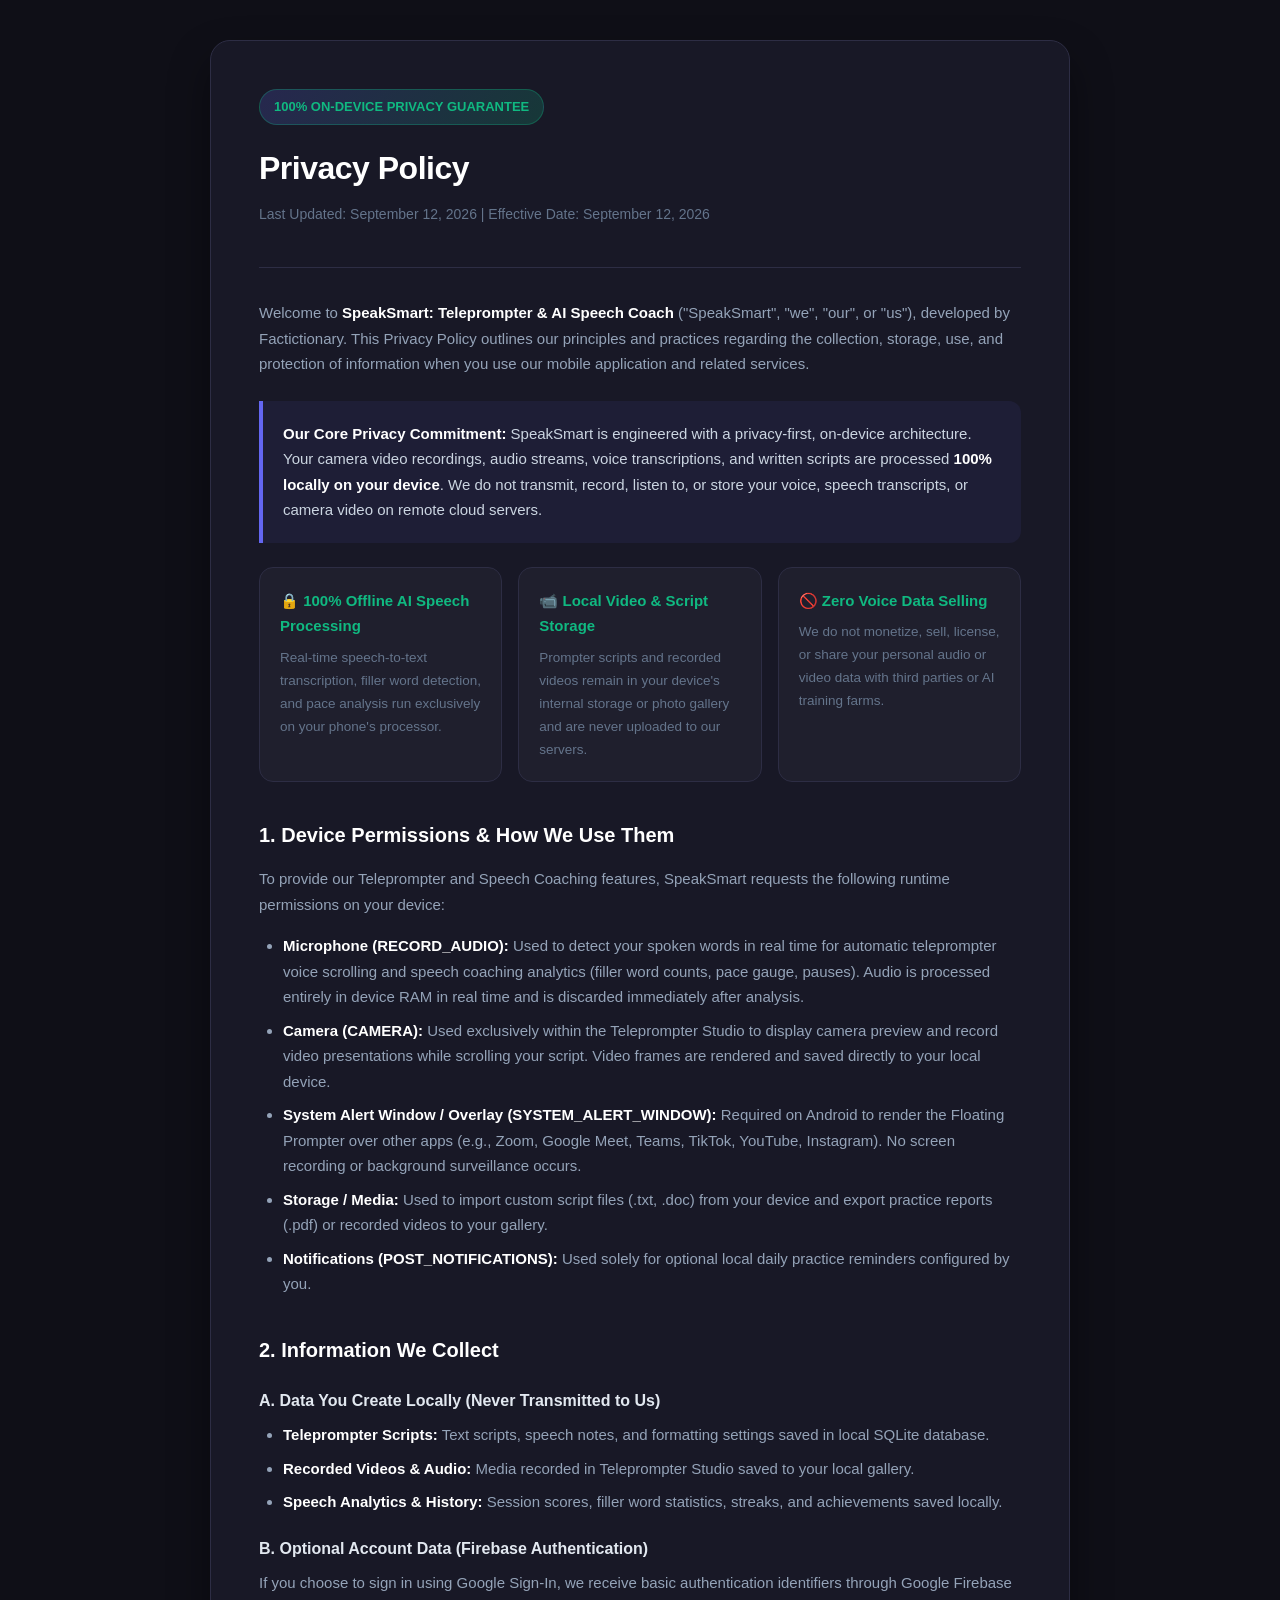
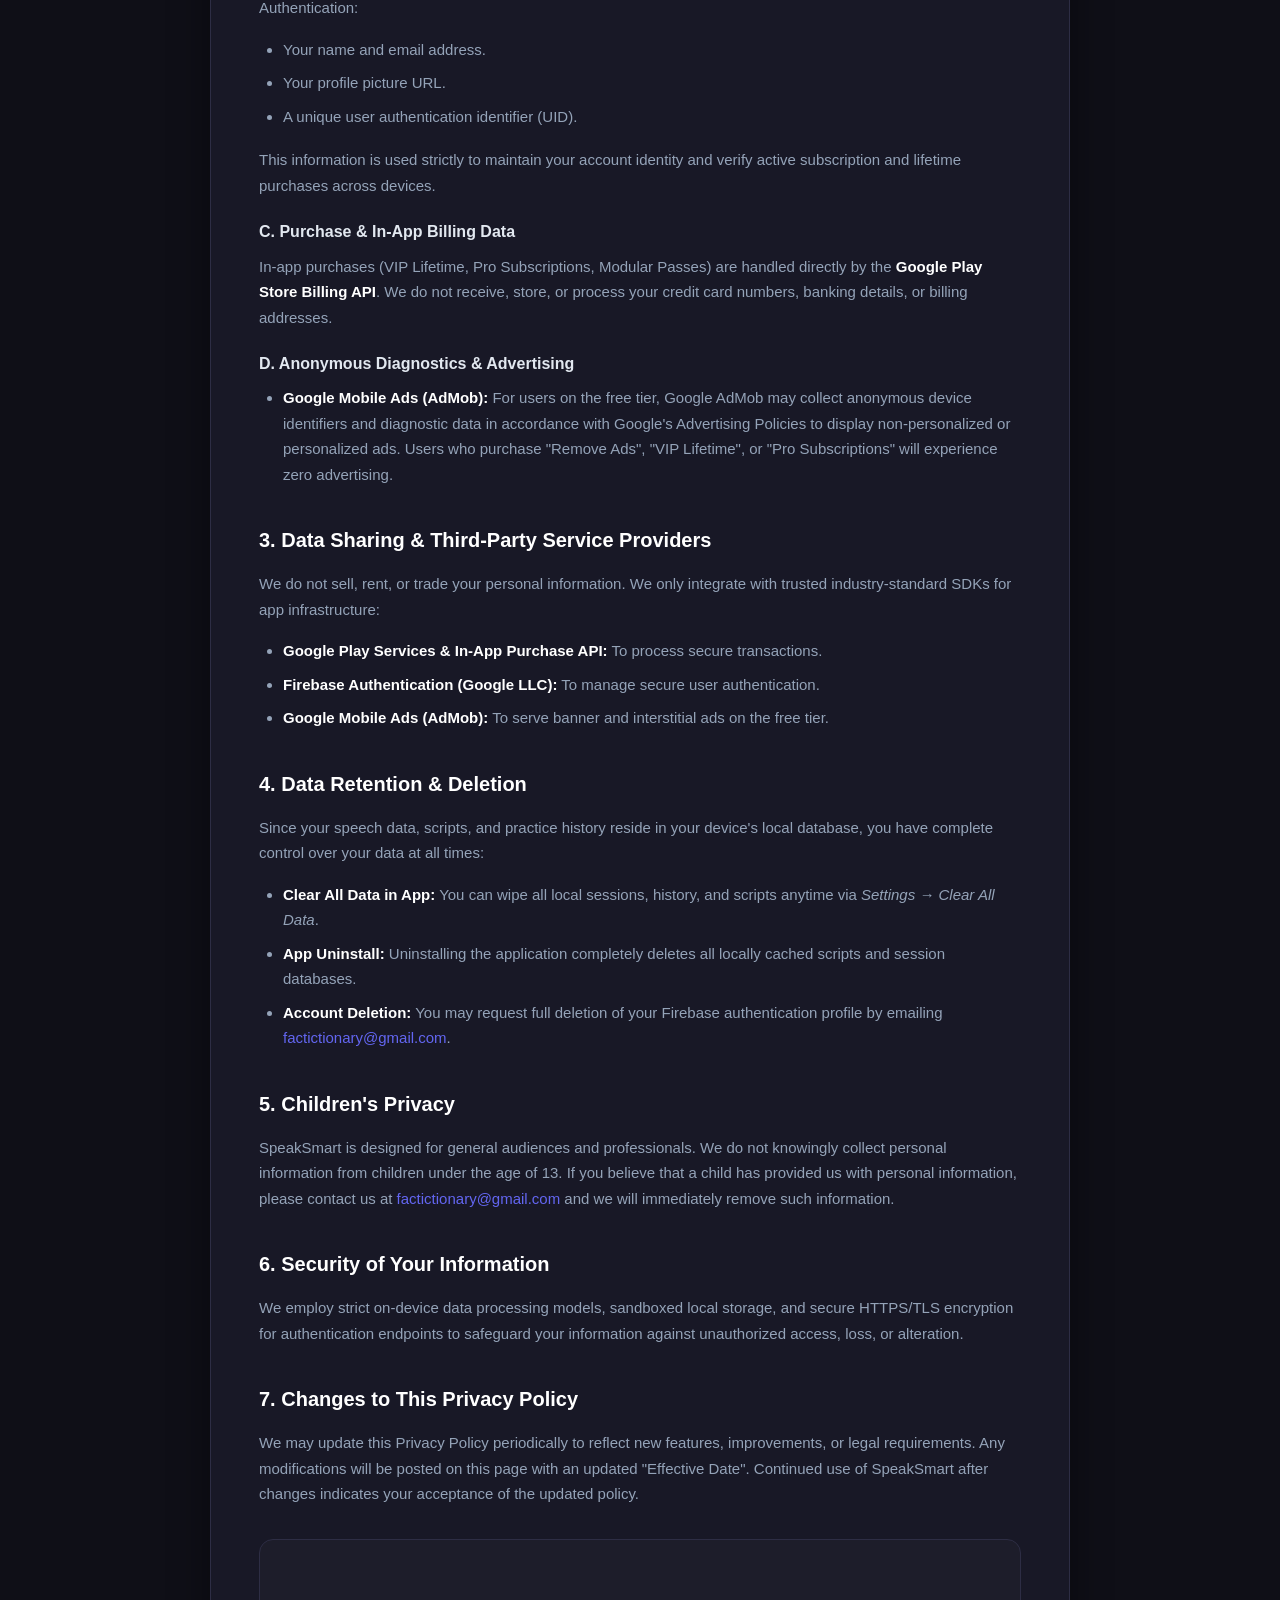
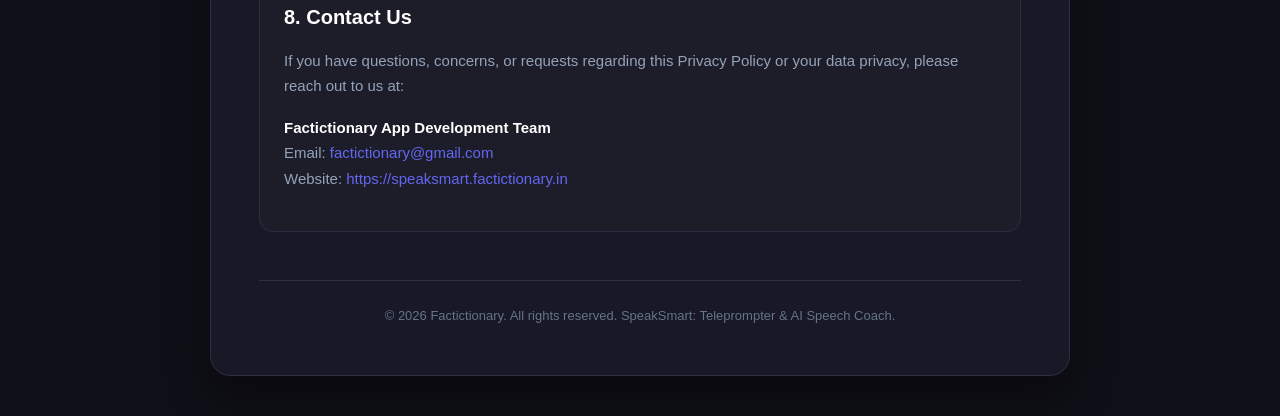
<file: privacy-policy.html>
<!DOCTYPE html>
<html lang="en">
<head>
    <meta charset="UTF-8">
    <meta name="viewport" content="width=device-width, initial-scale=1.0">
    <title>Privacy Policy - SpeakSmart: Teleprompter & AI Speech Coach</title>
    <style>
        :root {
            --primary: #6366F1;
            --primary-dark: #4F46E5;
            --accent-green: #10B981;
            --bg: #0F0F17;
            --surface: #181826;
            --border: #2D2D44;
            --text-primary: #F8FAFC;
            --text-secondary: #94A3B8;
            --text-muted: #64748B;
        }

        * {
            margin: 0;
            padding: 0;
            box-sizing: border-box;
        }

        body {
            font-family: -apple-system, BlinkMacSystemFont, "Segoe UI", Roboto, Helvetica, Arial, sans-serif;
            background-color: var(--bg);
            color: var(--text-primary);
            line-height: 1.7;
            padding: 40px 20px;
        }

        .container {
            max-width: 860px;
            margin: 0 auto;
            background-color: var(--surface);
            padding: 48px;
            border-radius: 20px;
            border: 1px solid var(--border);
            box-shadow: 0 20px 40px rgba(0, 0, 0, 0.4);
        }

        .header {
            border-bottom: 1px solid var(--border);
            padding-bottom: 24px;
            margin-bottom: 32px;
        }

        .badge {
            display: inline-block;
            background: linear-gradient(135deg, rgba(99, 102, 241, 0.2), rgba(16, 185, 129, 0.2));
            color: var(--accent-green);
            padding: 6px 14px;
            border-radius: 20px;
            font-size: 13px;
            font-weight: 700;
            margin-bottom: 16px;
            border: 1px solid rgba(16, 185, 129, 0.3);
        }

        h1 {
            font-size: 32px;
            font-weight: 800;
            color: #FFFFFF;
            letter-spacing: -0.5px;
            margin-bottom: 8px;
        }

        .effective-date {
            color: var(--text-muted);
            font-size: 14px;
        }

        h2 {
            font-size: 20px;
            font-weight: 700;
            color: #FFFFFF;
            margin-top: 36px;
            margin-bottom: 14px;
            display: flex;
            align-items: center;
            gap: 10px;
        }

        h3 {
            font-size: 16px;
            font-weight: 600;
            color: #E2E8F0;
            margin-top: 20px;
            margin-bottom: 8px;
        }

        p {
            color: var(--text-secondary);
            margin-bottom: 16px;
            font-size: 15px;
        }

        ul {
            color: var(--text-secondary);
            margin-left: 24px;
            margin-bottom: 18px;
            font-size: 15px;
        }

        li {
            margin-bottom: 8px;
        }

        strong {
            color: #FFFFFF;
        }

        .highlight-card {
            background: rgba(99, 102, 241, 0.08);
            border-left: 4px solid var(--primary);
            padding: 20px;
            border-radius: 0 12px 12px 0;
            margin: 24px 0;
        }

        .highlight-card p {
            margin-bottom: 0;
            color: #CBD5E1;
        }

        .privacy-pillar-grid {
            display: grid;
            grid-template-columns: repeat(auto-fit, minmax(240px, 1fr));
            gap: 16px;
            margin: 20px 0;
        }

        .pillar-card {
            background: rgba(255, 255, 255, 0.03);
            border: 1px solid var(--border);
            padding: 20px;
            border-radius: 14px;
        }

        .pillar-card h4 {
            color: var(--accent-green);
            font-size: 15px;
            font-weight: 700;
            margin-bottom: 8px;
        }

        .pillar-card p {
            font-size: 13.5px;
            color: var(--text-muted);
            margin: 0;
        }

        a {
            color: var(--primary);
            text-decoration: none;
            font-weight: 500;
        }

        a:hover {
            text-decoration: underline;
        }

        .contact-box {
            background: rgba(255, 255, 255, 0.02);
            border: 1px solid var(--border);
            border-radius: 14px;
            padding: 24px;
            margin-top: 32px;
        }

        .footer {
            border-top: 1px solid var(--border);
            padding-top: 24px;
            margin-top: 48px;
            text-align: center;
            font-size: 13px;
            color: var(--text-muted);
        }

        @media (max-width: 768px) {
            body {
                padding: 16px;
            }
            .container {
                padding: 24px;
            }
            h1 {
                font-size: 26px;
            }
        }
    </style>
</head>
<body>

<div class="container">
    <div class="header">
        <div class="badge">100% ON-DEVICE PRIVACY GUARANTEE</div>
        <h1>Privacy Policy</h1>
        <p class="effective-date">Last Updated: September 12, 2026 | Effective Date: September 12, 2026</p>
    </div>

    <p>Welcome to <strong>SpeakSmart: Teleprompter & AI Speech Coach</strong> ("SpeakSmart", "we", "our", or "us"), developed by Factictionary. This Privacy Policy outlines our principles and practices regarding the collection, storage, use, and protection of information when you use our mobile application and related services.</p>

    <div class="highlight-card">
        <p><strong>Our Core Privacy Commitment:</strong> SpeakSmart is engineered with a privacy-first, on-device architecture. Your camera video recordings, audio streams, voice transcriptions, and written scripts are processed <strong>100% locally on your device</strong>. We do not transmit, record, listen to, or store your voice, speech transcripts, or camera video on remote cloud servers.</p>
    </div>

    <div class="privacy-pillar-grid">
        <div class="pillar-card">
            <h4>🔒 100% Offline AI Speech Processing</h4>
            <p>Real-time speech-to-text transcription, filler word detection, and pace analysis run exclusively on your phone's processor.</p>
        </div>
        <div class="pillar-card">
            <h4>📹 Local Video & Script Storage</h4>
            <p>Prompter scripts and recorded videos remain in your device's internal storage or photo gallery and are never uploaded to our servers.</p>
        </div>
        <div class="pillar-card">
            <h4>🚫 Zero Voice Data Selling</h4>
            <p>We do not monetize, sell, license, or share your personal audio or video data with third parties or AI training farms.</p>
        </div>
    </div>

    <h2>1. Device Permissions & How We Use Them</h2>
    <p>To provide our Teleprompter and Speech Coaching features, SpeakSmart requests the following runtime permissions on your device:</p>
    <ul>
        <li><strong>Microphone (RECORD_AUDIO):</strong> Used to detect your spoken words in real time for automatic teleprompter voice scrolling and speech coaching analytics (filler word counts, pace gauge, pauses). Audio is processed entirely in device RAM in real time and is discarded immediately after analysis.</li>
        <li><strong>Camera (CAMERA):</strong> Used exclusively within the Teleprompter Studio to display camera preview and record video presentations while scrolling your script. Video frames are rendered and saved directly to your local device.</li>
        <li><strong>System Alert Window / Overlay (SYSTEM_ALERT_WINDOW):</strong> Required on Android to render the Floating Prompter over other apps (e.g., Zoom, Google Meet, Teams, TikTok, YouTube, Instagram). No screen recording or background surveillance occurs.</li>
        <li><strong>Storage / Media:</strong> Used to import custom script files (.txt, .doc) from your device and export practice reports (.pdf) or recorded videos to your gallery.</li>
        <li><strong>Notifications (POST_NOTIFICATIONS):</strong> Used solely for optional local daily practice reminders configured by you.</li>
    </ul>

    <h2>2. Information We Collect</h2>
    
    <h3>A. Data You Create Locally (Never Transmitted to Us)</h3>
    <ul>
        <li><strong>Teleprompter Scripts:</strong> Text scripts, speech notes, and formatting settings saved in local SQLite database.</li>
        <li><strong>Recorded Videos & Audio:</strong> Media recorded in Teleprompter Studio saved to your local gallery.</li>
        <li><strong>Speech Analytics & History:</strong> Session scores, filler word statistics, streaks, and achievements saved locally.</li>
    </ul>

    <h3>B. Optional Account Data (Firebase Authentication)</h3>
    <p>If you choose to sign in using Google Sign-In, we receive basic authentication identifiers through Google Firebase Authentication:</p>
    <ul>
        <li>Your name and email address.</li>
        <li>Your profile picture URL.</li>
        <li>A unique user authentication identifier (UID).</li>
    </ul>
    <p>This information is used strictly to maintain your account identity and verify active subscription and lifetime purchases across devices.</p>

    <h3>C. Purchase & In-App Billing Data</h3>
    <p>In-app purchases (VIP Lifetime, Pro Subscriptions, Modular Passes) are handled directly by the <strong>Google Play Store Billing API</strong>. We do not receive, store, or process your credit card numbers, banking details, or billing addresses.</p>

    <h3>D. Anonymous Diagnostics & Advertising</h3>
    <ul>
        <li><strong>Google Mobile Ads (AdMob):</strong> For users on the free tier, Google AdMob may collect anonymous device identifiers and diagnostic data in accordance with Google's Advertising Policies to display non-personalized or personalized ads. Users who purchase "Remove Ads", "VIP Lifetime", or "Pro Subscriptions" will experience zero advertising.</li>
    </ul>

    <h2>3. Data Sharing & Third-Party Service Providers</h2>
    <p>We do not sell, rent, or trade your personal information. We only integrate with trusted industry-standard SDKs for app infrastructure:</p>
    <ul>
        <li><strong>Google Play Services & In-App Purchase API:</strong> To process secure transactions.</li>
        <li><strong>Firebase Authentication (Google LLC):</strong> To manage secure user authentication.</li>
        <li><strong>Google Mobile Ads (AdMob):</strong> To serve banner and interstitial ads on the free tier.</li>
    </ul>

    <h2 id="delete">4. Data Retention & Deletion</h2>
    <p>Since your speech data, scripts, and practice history reside in your device's local database, you have complete control over your data at all times:</p>
    <ul>
        <li><strong>Clear All Data in App:</strong> You can wipe all local sessions, history, and scripts anytime via <em>Settings → Clear All Data</em>.</li>
        <li><strong>App Uninstall:</strong> Uninstalling the application completely deletes all locally cached scripts and session databases.</li>
        <li><strong>Account Deletion:</strong> You may request full deletion of your Firebase authentication profile by emailing <a href="mailto:factictionary@gmail.com">factictionary@gmail.com</a>.</li>
    </ul>

    <h2>5. Children's Privacy</h2>
    <p>SpeakSmart is designed for general audiences and professionals. We do not knowingly collect personal information from children under the age of 13. If you believe that a child has provided us with personal information, please contact us at <a href="mailto:factictionary@gmail.com">factictionary@gmail.com</a> and we will immediately remove such information.</p>

    <h2>6. Security of Your Information</h2>
    <p>We employ strict on-device data processing models, sandboxed local storage, and secure HTTPS/TLS encryption for authentication endpoints to safeguard your information against unauthorized access, loss, or alteration.</p>

    <h2>7. Changes to This Privacy Policy</h2>
    <p>We may update this Privacy Policy periodically to reflect new features, improvements, or legal requirements. Any modifications will be posted on this page with an updated "Effective Date". Continued use of SpeakSmart after changes indicates your acceptance of the updated policy.</p>

    <div class="contact-box">
        <h2>8. Contact Us</h2>
        <p>If you have questions, concerns, or requests regarding this Privacy Policy or your data privacy, please reach out to us at:</p>
        <p>
            <strong>Factictionary App Development Team</strong><br>
            Email: <a href="mailto:factictionary@gmail.com">factictionary@gmail.com</a><br>
            Website: <a href="https://speaksmart.factictionary.in" target="_blank">https://speaksmart.factictionary.in</a>
        </p>
    </div>

    <div class="footer">
        &copy; 2026 Factictionary. All rights reserved. SpeakSmart: Teleprompter & AI Speech Coach.
    </div>
</div>

</body>
</html>
</file>
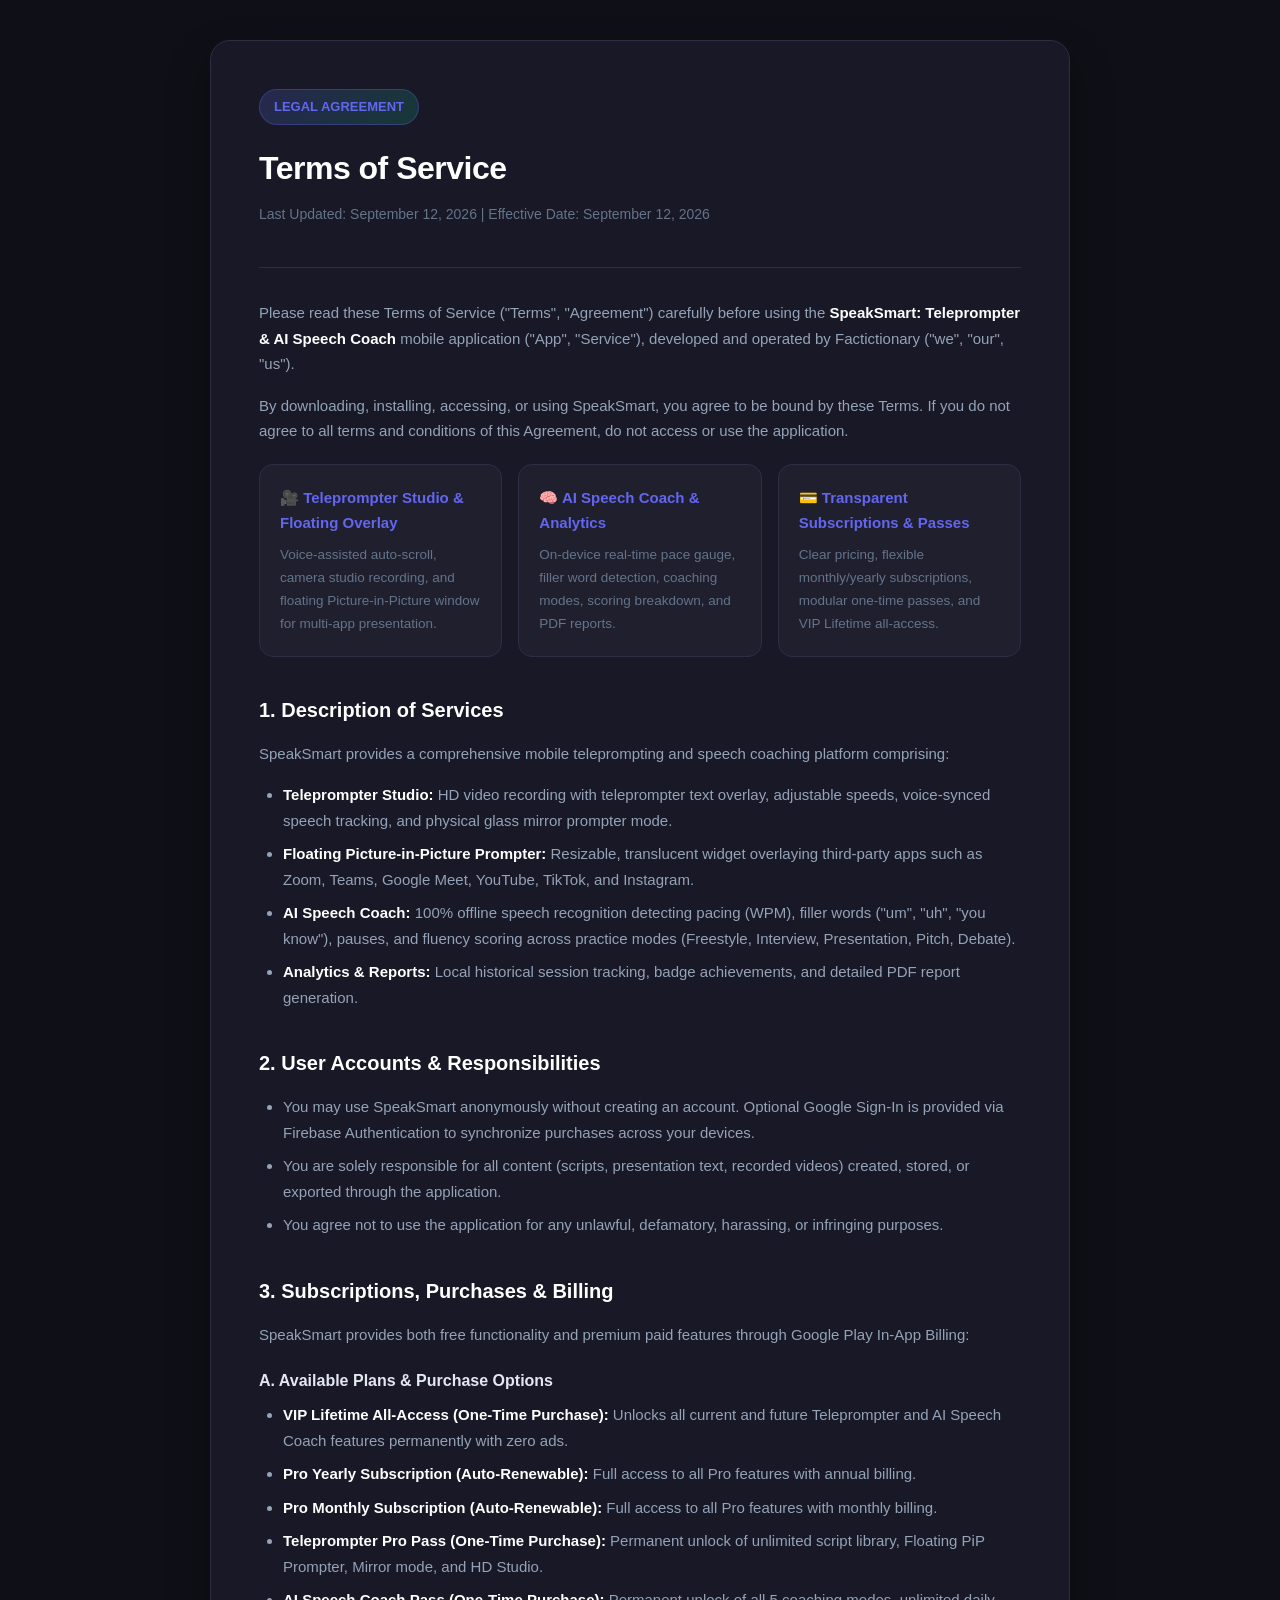
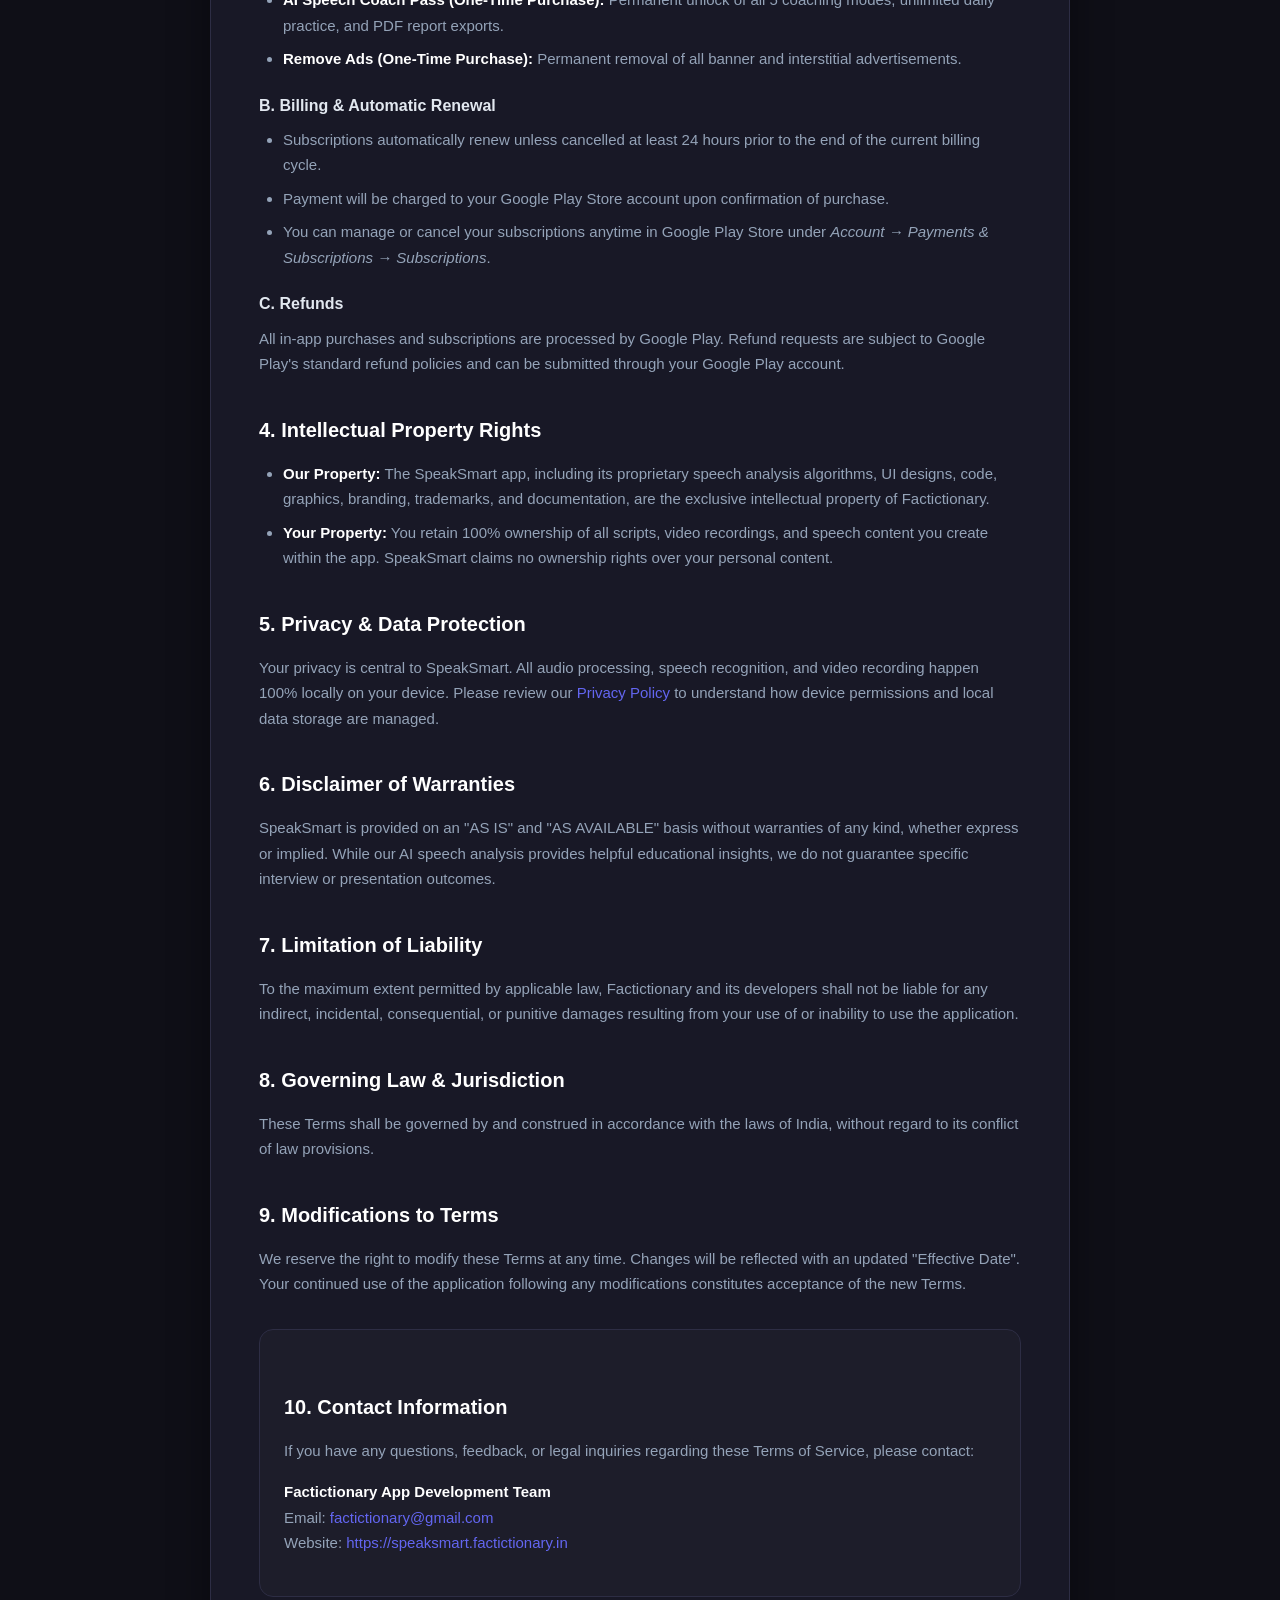
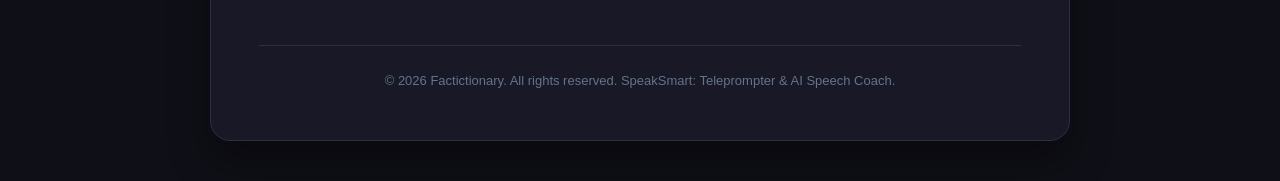
<file: terms-service.html>
<!DOCTYPE html>
<html lang="en">
<head>
    <meta charset="UTF-8">
    <meta name="viewport" content="width=device-width, initial-scale=1.0">
    <title>Terms of Service - SpeakSmart: Teleprompter & AI Speech Coach</title>
    <style>
        :root {
            --primary: #6366F1;
            --primary-dark: #4F46E5;
            --accent-green: #10B981;
            --bg: #0F0F17;
            --surface: #181826;
            --border: #2D2D44;
            --text-primary: #F8FAFC;
            --text-secondary: #94A3B8;
            --text-muted: #64748B;
        }

        * {
            margin: 0;
            padding: 0;
            box-sizing: border-box;
        }

        body {
            font-family: -apple-system, BlinkMacSystemFont, "Segoe UI", Roboto, Helvetica, Arial, sans-serif;
            background-color: var(--bg);
            color: var(--text-primary);
            line-height: 1.7;
            padding: 40px 20px;
        }

        .container {
            max-width: 860px;
            margin: 0 auto;
            background-color: var(--surface);
            padding: 48px;
            border-radius: 20px;
            border: 1px solid var(--border);
            box-shadow: 0 20px 40px rgba(0, 0, 0, 0.4);
        }

        .header {
            border-bottom: 1px solid var(--border);
            padding-bottom: 24px;
            margin-bottom: 32px;
        }

        .badge {
            display: inline-block;
            background: linear-gradient(135deg, rgba(99, 102, 241, 0.2), rgba(16, 185, 129, 0.2));
            color: var(--primary);
            padding: 6px 14px;
            border-radius: 20px;
            font-size: 13px;
            font-weight: 700;
            margin-bottom: 16px;
            border: 1px solid rgba(99, 102, 241, 0.3);
        }

        h1 {
            font-size: 32px;
            font-weight: 800;
            color: #FFFFFF;
            letter-spacing: -0.5px;
            margin-bottom: 8px;
        }

        .effective-date {
            color: var(--text-muted);
            font-size: 14px;
        }

        h2 {
            font-size: 20px;
            font-weight: 700;
            color: #FFFFFF;
            margin-top: 36px;
            margin-bottom: 14px;
        }

        h3 {
            font-size: 16px;
            font-weight: 600;
            color: #E2E8F0;
            margin-top: 20px;
            margin-bottom: 8px;
        }

        p {
            color: var(--text-secondary);
            margin-bottom: 16px;
            font-size: 15px;
        }

        ul {
            color: var(--text-secondary);
            margin-left: 24px;
            margin-bottom: 18px;
            font-size: 15px;
        }

        li {
            margin-bottom: 8px;
        }

        strong {
            color: #FFFFFF;
        }

        .terms-grid {
            display: grid;
            grid-template-columns: repeat(auto-fit, minmax(240px, 1fr));
            gap: 16px;
            margin: 20px 0;
        }

        .terms-card {
            background: rgba(255, 255, 255, 0.03);
            border: 1px solid var(--border);
            padding: 20px;
            border-radius: 14px;
        }

        .terms-card h4 {
            color: var(--primary);
            font-size: 15px;
            font-weight: 700;
            margin-bottom: 8px;
        }

        .terms-card p {
            font-size: 13.5px;
            color: var(--text-muted);
            margin: 0;
        }

        a {
            color: var(--primary);
            text-decoration: none;
            font-weight: 500;
        }

        a:hover {
            text-decoration: underline;
        }

        .contact-box {
            background: rgba(255, 255, 255, 0.02);
            border: 1px solid var(--border);
            border-radius: 14px;
            padding: 24px;
            margin-top: 32px;
        }

        .footer {
            border-top: 1px solid var(--border);
            padding-top: 24px;
            margin-top: 48px;
            text-align: center;
            font-size: 13px;
            color: var(--text-muted);
        }

        @media (max-width: 768px) {
            body {
                padding: 16px;
            }
            .container {
                padding: 24px;
            }
            h1 {
                font-size: 26px;
            }
        }
    </style>
</head>
<body>

<div class="container">
    <div class="header">
        <div class="badge">LEGAL AGREEMENT</div>
        <h1>Terms of Service</h1>
        <p class="effective-date">Last Updated: September 12, 2026 | Effective Date: September 12, 2026</p>
    </div>

    <p>Please read these Terms of Service ("Terms", "Agreement") carefully before using the <strong>SpeakSmart: Teleprompter & AI Speech Coach</strong> mobile application ("App", "Service"), developed and operated by Factictionary ("we", "our", "us").</p>

    <p>By downloading, installing, accessing, or using SpeakSmart, you agree to be bound by these Terms. If you do not agree to all terms and conditions of this Agreement, do not access or use the application.</p>

    <div class="terms-grid">
        <div class="terms-card">
            <h4>🎥 Teleprompter Studio & Floating Overlay</h4>
            <p>Voice-assisted auto-scroll, camera studio recording, and floating Picture-in-Picture window for multi-app presentation.</p>
        </div>
        <div class="terms-card">
            <h4>🧠 AI Speech Coach & Analytics</h4>
            <p>On-device real-time pace gauge, filler word detection, coaching modes, scoring breakdown, and PDF reports.</p>
        </div>
        <div class="terms-card">
            <h4>💳 Transparent Subscriptions & Passes</h4>
            <p>Clear pricing, flexible monthly/yearly subscriptions, modular one-time passes, and VIP Lifetime all-access.</p>
        </div>
    </div>

    <h2>1. Description of Services</h2>
    <p>SpeakSmart provides a comprehensive mobile teleprompting and speech coaching platform comprising:</p>
    <ul>
        <li><strong>Teleprompter Studio:</strong> HD video recording with teleprompter text overlay, adjustable speeds, voice-synced speech tracking, and physical glass mirror prompter mode.</li>
        <li><strong>Floating Picture-in-Picture Prompter:</strong> Resizable, translucent widget overlaying third-party apps such as Zoom, Teams, Google Meet, YouTube, TikTok, and Instagram.</li>
        <li><strong>AI Speech Coach:</strong> 100% offline speech recognition detecting pacing (WPM), filler words ("um", "uh", "you know"), pauses, and fluency scoring across practice modes (Freestyle, Interview, Presentation, Pitch, Debate).</li>
        <li><strong>Analytics & Reports:</strong> Local historical session tracking, badge achievements, and detailed PDF report generation.</li>
    </ul>

    <h2>2. User Accounts & Responsibilities</h2>
    <ul>
        <li>You may use SpeakSmart anonymously without creating an account. Optional Google Sign-In is provided via Firebase Authentication to synchronize purchases across your devices.</li>
        <li>You are solely responsible for all content (scripts, presentation text, recorded videos) created, stored, or exported through the application.</li>
        <li>You agree not to use the application for any unlawful, defamatory, harassing, or infringing purposes.</li>
    </ul>

    <h2>3. Subscriptions, Purchases & Billing</h2>
    <p>SpeakSmart provides both free functionality and premium paid features through Google Play In-App Billing:</p>
    
    <h3>A. Available Plans & Purchase Options</h3>
    <ul>
        <li><strong>VIP Lifetime All-Access (One-Time Purchase):</strong> Unlocks all current and future Teleprompter and AI Speech Coach features permanently with zero ads.</li>
        <li><strong>Pro Yearly Subscription (Auto-Renewable):</strong> Full access to all Pro features with annual billing.</li>
        <li><strong>Pro Monthly Subscription (Auto-Renewable):</strong> Full access to all Pro features with monthly billing.</li>
        <li><strong>Teleprompter Pro Pass (One-Time Purchase):</strong> Permanent unlock of unlimited script library, Floating PiP Prompter, Mirror mode, and HD Studio.</li>
        <li><strong>AI Speech Coach Pass (One-Time Purchase):</strong> Permanent unlock of all 5 coaching modes, unlimited daily practice, and PDF report exports.</li>
        <li><strong>Remove Ads (One-Time Purchase):</strong> Permanent removal of all banner and interstitial advertisements.</li>
    </ul>

    <h3>B. Billing & Automatic Renewal</h3>
    <ul>
        <li>Subscriptions automatically renew unless cancelled at least 24 hours prior to the end of the current billing cycle.</li>
        <li>Payment will be charged to your Google Play Store account upon confirmation of purchase.</li>
        <li>You can manage or cancel your subscriptions anytime in Google Play Store under <em>Account → Payments & Subscriptions → Subscriptions</em>.</li>
    </ul>

    <h3>C. Refunds</h3>
    <p>All in-app purchases and subscriptions are processed by Google Play. Refund requests are subject to Google Play's standard refund policies and can be submitted through your Google Play account.</p>

    <h2>4. Intellectual Property Rights</h2>
    <ul>
        <li><strong>Our Property:</strong> The SpeakSmart app, including its proprietary speech analysis algorithms, UI designs, code, graphics, branding, trademarks, and documentation, are the exclusive intellectual property of Factictionary.</li>
        <li><strong>Your Property:</strong> You retain 100% ownership of all scripts, video recordings, and speech content you create within the app. SpeakSmart claims no ownership rights over your personal content.</li>
    </ul>

    <h2>5. Privacy & Data Protection</h2>
    <p>Your privacy is central to SpeakSmart. All audio processing, speech recognition, and video recording happen 100% locally on your device. Please review our <a href="privacy-policy.html">Privacy Policy</a> to understand how device permissions and local data storage are managed.</p>

    <h2>6. Disclaimer of Warranties</h2>
    <p>SpeakSmart is provided on an "AS IS" and "AS AVAILABLE" basis without warranties of any kind, whether express or implied. While our AI speech analysis provides helpful educational insights, we do not guarantee specific interview or presentation outcomes.</p>

    <h2>7. Limitation of Liability</h2>
    <p>To the maximum extent permitted by applicable law, Factictionary and its developers shall not be liable for any indirect, incidental, consequential, or punitive damages resulting from your use of or inability to use the application.</p>

    <h2>8. Governing Law & Jurisdiction</h2>
    <p>These Terms shall be governed by and construed in accordance with the laws of India, without regard to its conflict of law provisions.</p>

    <h2>9. Modifications to Terms</h2>
    <p>We reserve the right to modify these Terms at any time. Changes will be reflected with an updated "Effective Date". Your continued use of the application following any modifications constitutes acceptance of the new Terms.</p>

    <div class="contact-box">
        <h2>10. Contact Information</h2>
        <p>If you have any questions, feedback, or legal inquiries regarding these Terms of Service, please contact:</p>
        <p>
            <strong>Factictionary App Development Team</strong><br>
            Email: <a href="mailto:factictionary@gmail.com">factictionary@gmail.com</a><br>
            Website: <a href="https://speaksmart.factictionary.in" target="_blank">https://speaksmart.factictionary.in</a>
        </p>
    </div>

    <div class="footer">
        &copy; 2026 Factictionary. All rights reserved. SpeakSmart: Teleprompter & AI Speech Coach.
    </div>
</div>

</body>
</html>
</file>
